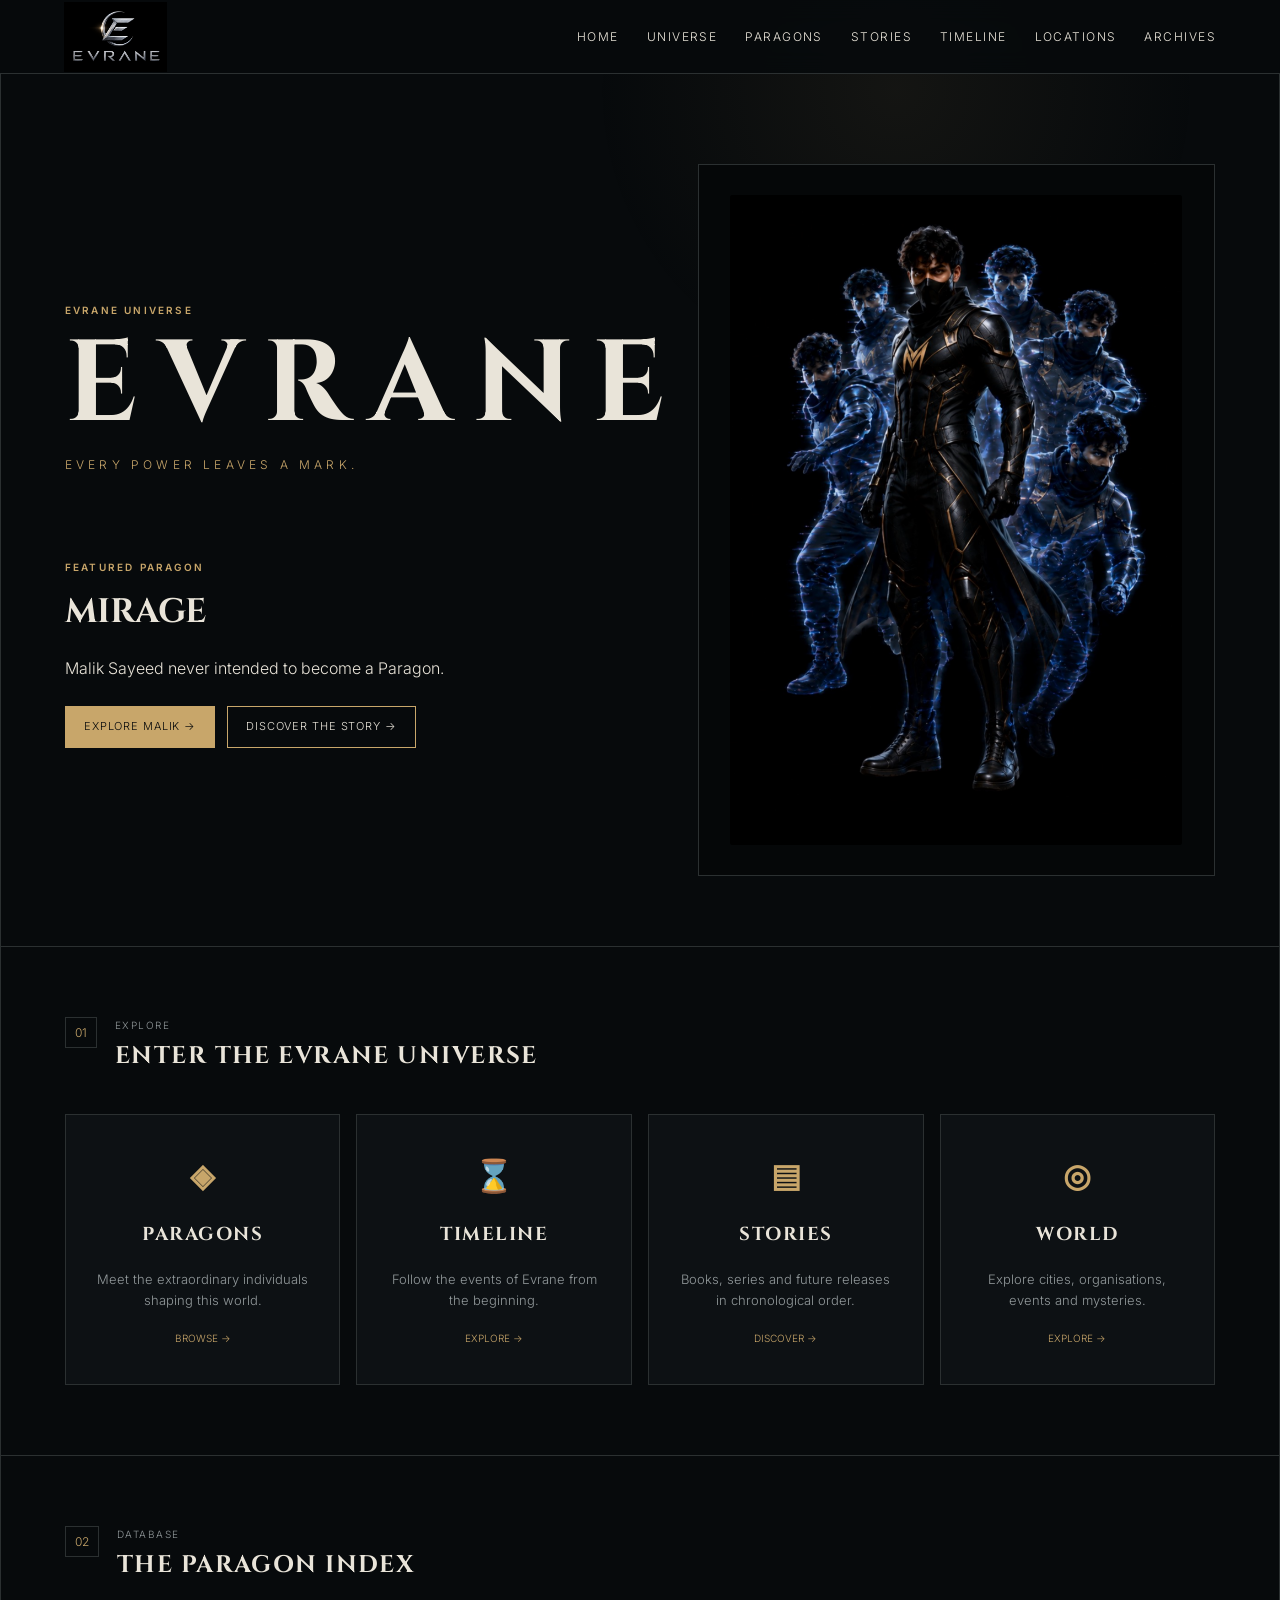
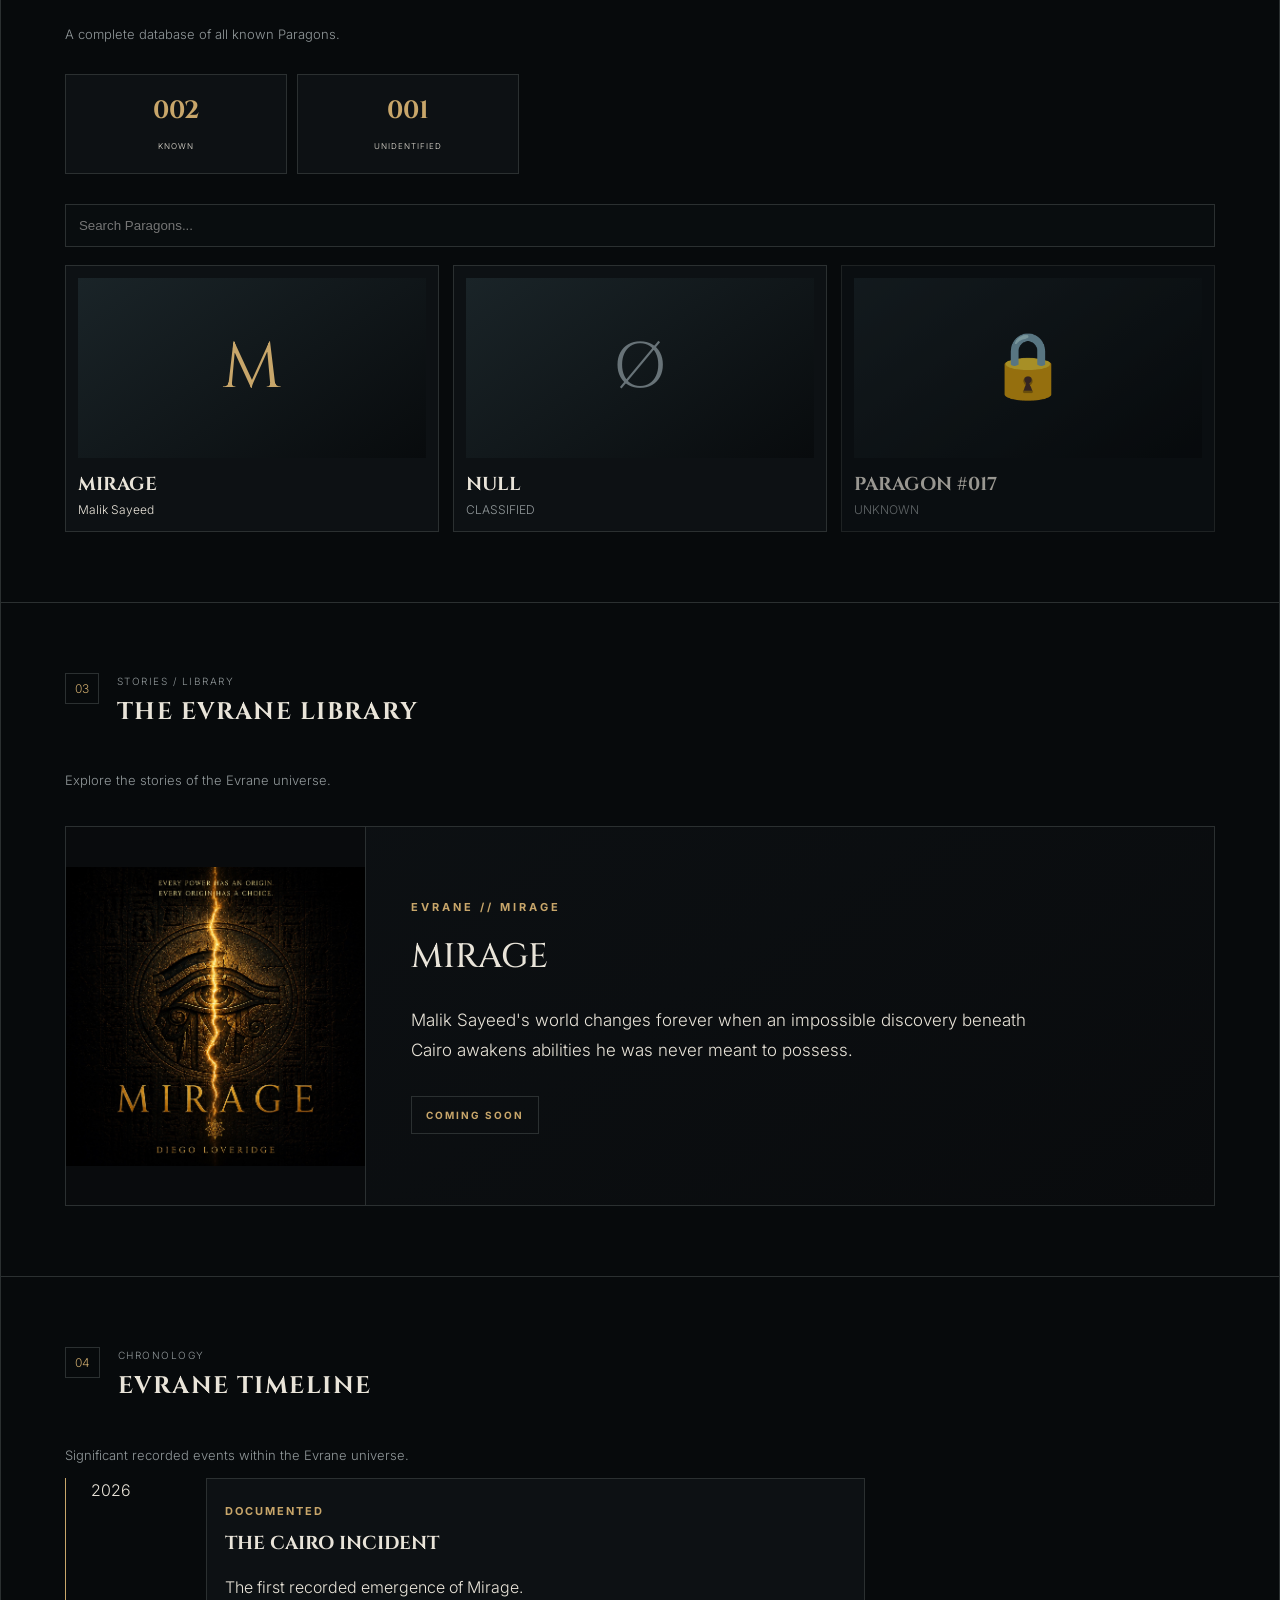
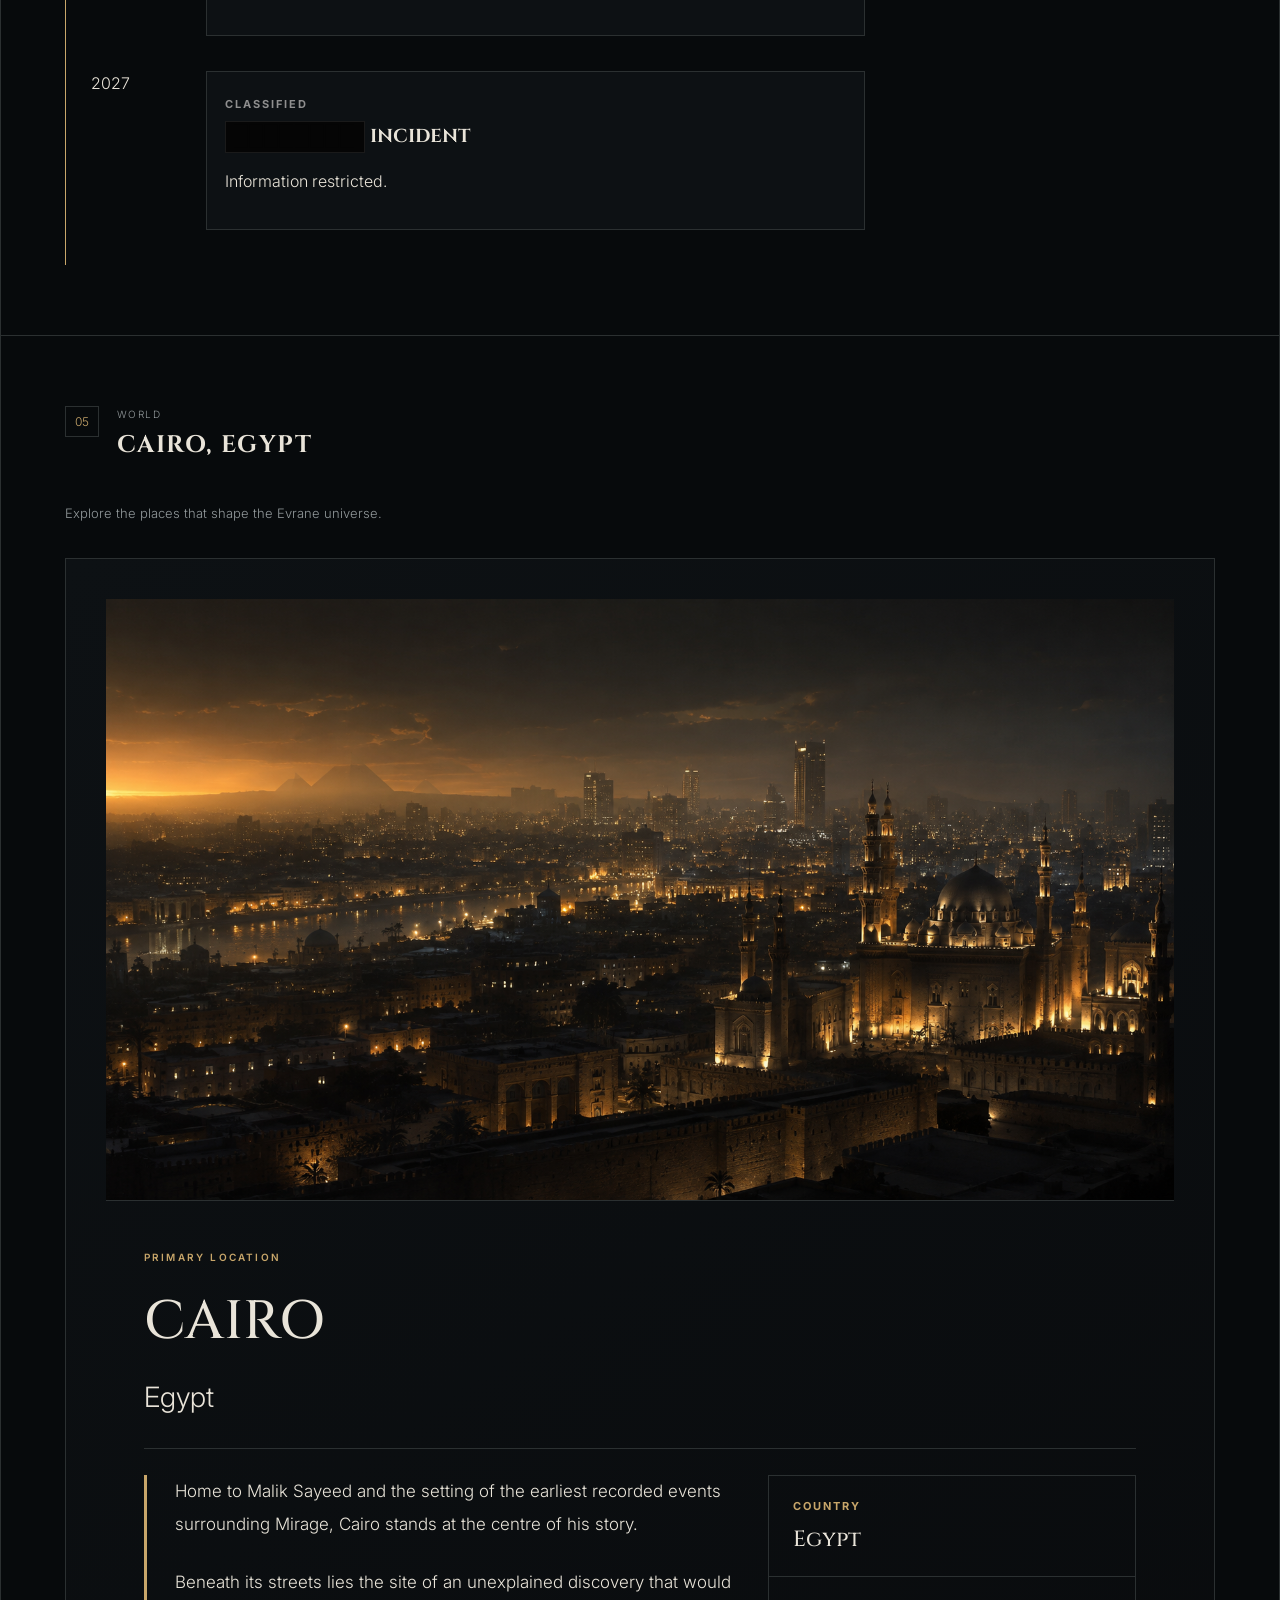
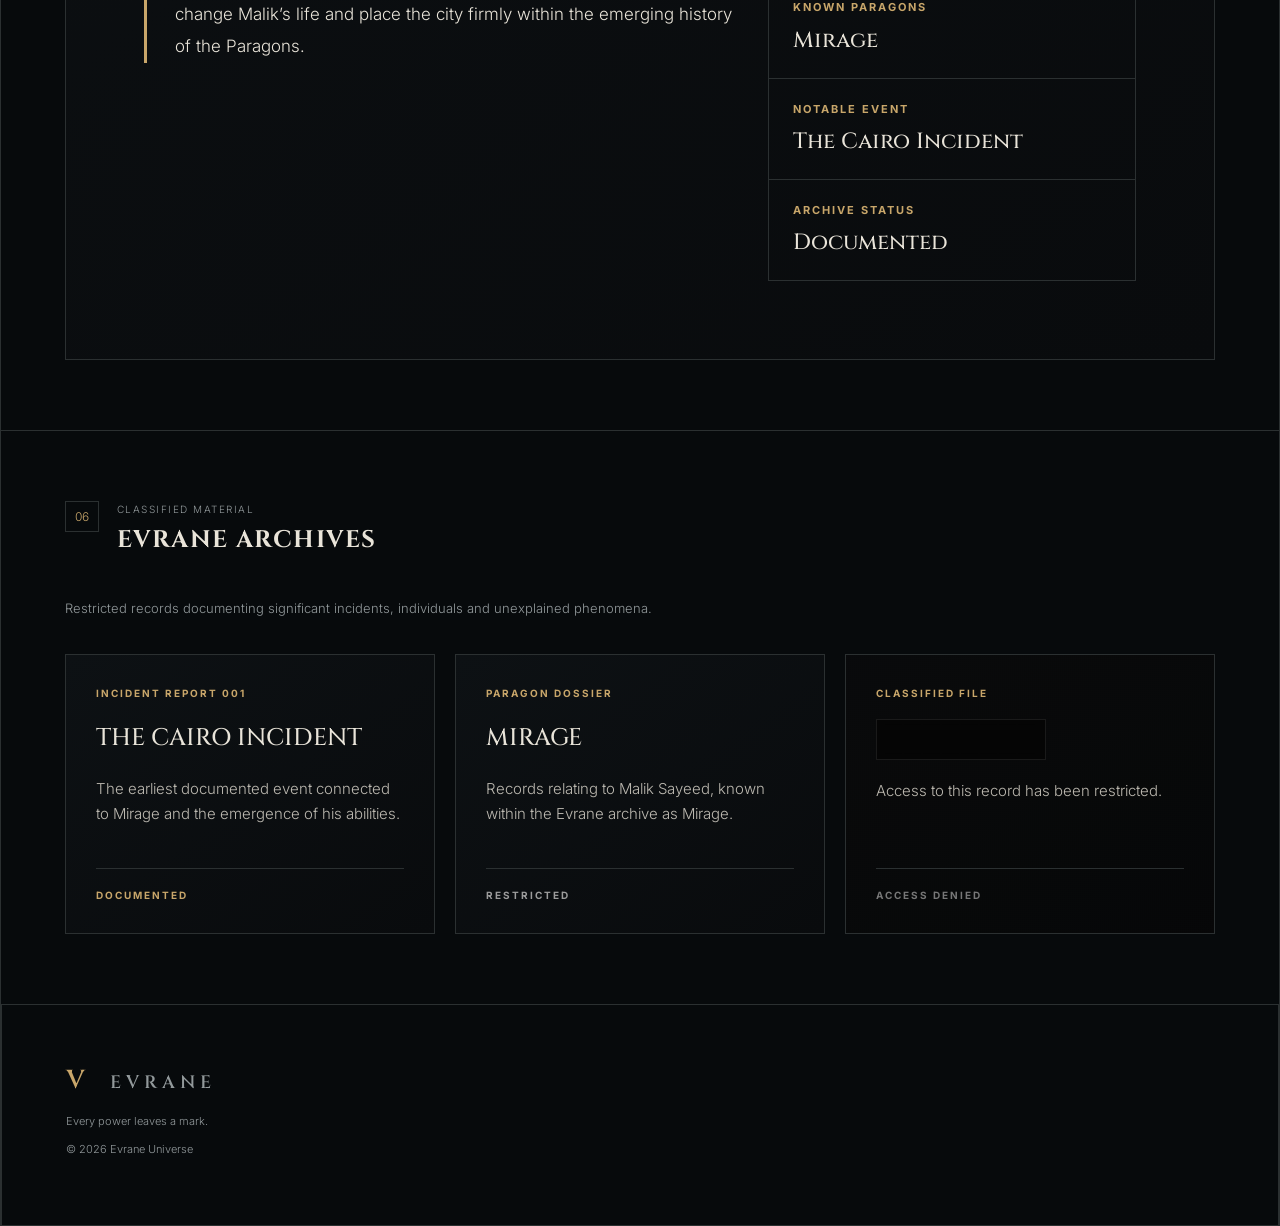
<file: index.html>
<!doctype html>
<html lang="en">
<head>
<meta charset="utf-8">
<meta name="viewport" content="width=device-width,initial-scale=1">
<title>Evrane — Universe Archive</title>
<link rel="stylesheet" href="style.css">
</head>
<body>
<header>
  <a class="brand" href="#home"><img src="Evrane-logo.png.png" alt="Evrane"></a>
  <button id="menuBtn" aria-label="Open menu">☰</button>
  <nav id="nav">
    <a href="#home">Home</a><a href="#universe">Universe</a><a href="#paragons">Paragons</a>
    <a href="#stories">Stories</a><a href="#timeline">Timeline</a><a href="#locations">Locations</a><a href="#archives">Archives</a>
  </nav>
</header>

<main>
<section id="home" class="hero">
  <div class="hero-copy">
    <p class="eyebrow">EVRANE UNIVERSE</p>
    <h1>EVRANE</h1>
    <p class="tagline">EVERY POWER LEAVES A MARK.</p>
    <div class="feature">
      <p class="eyebrow">FEATURED PARAGON</p>
      <h2>MIRAGE</h2>
      <p>Malik Sayeed never intended to become a Paragon.</p>
      <div class="buttons"><a class="btn gold" href="mirage.html">Explore Malik →</a><a class="btn" href="#stories">Discover the Story →</a></div>
    </div>
  </div>
  <div class="hero-art">
  <img src="Mirage.png" alt="Mirage" class="mirage-hero">
</div>
</section>

<section id="universe">
  <div class="section-title"><span>01</span><div><p>EXPLORE</p><h2>ENTER THE EVRANE UNIVERSE</h2></div></div>
  <div class="portal-grid">
    <a href="#paragons" class="portal"><b>◈</b><h3>PARAGONS</h3><p>Meet the extraordinary individuals shaping this world.</p><em>Browse →</em></a>
    <a href="#timeline" class="portal"><b>⌛</b><h3>TIMELINE</h3><p>Follow the events of Evrane from the beginning.</p><em>Explore →</em></a>
    <a href="#stories" class="portal"><b>▤</b><h3>STORIES</h3><p>Books, series and future releases in chronological order.</p><em>Discover →</em></a>
    <a href="#locations" class="portal"><b>◎</b><h3>WORLD</h3><p>Explore cities, organisations, events and mysteries.</p><em>Explore →</em></a>
  </div>
</section>

<section id="paragons">
  <div class="section-title"><span>02</span><div><p>DATABASE</p><h2>THE PARAGON INDEX</h2></div></div>
  <p class="intro">A complete database of all known Paragons.</p>
  <div class="stats">
  <div><strong>002</strong><small>KNOWN</small></div>
  <div><strong>001</strong><small>UNIDENTIFIED</small></div>
</div>
  <input id="search" placeholder="Search Paragons..." aria-label="Search Paragons">
  <div class="cards" id="paragonCards">
    <a href="mirage.html" class="character" data-name="mirage malik sayeed" id="mirage"><div class="portrait">M</div><h3>MIRAGE</h3><p>Malik Sayeed</p></a>
    <article class="character" data-name="null classified"><div class="portrait dark">Ø</div><h3>NULL</h3><p>CLASSIFIED</p></article>
    <article class="character locked" data-name="paragon 017 unknown"><div class="portrait">🔒</div><h3>PARAGON #017</h3><p>UNKNOWN</p></article>
  </div>
</section>
  
 <section id="stories">

  <div class="section-title">
    <span>03</span>
    <div>
      <p>STORIES / LIBRARY</p>
      <h2>THE EVRANE LIBRARY</h2>
    </div>
  </div>

  <p class="intro">
    Explore the stories of the Evrane universe.
  </p>

  <div class="library-grid">

    <article class="book-card">

      <div class="book-cover">
  <img src="Mirage-Cover.JPEG" alt="Mirage by Diego Loveridge">
</div>

      <div class="book-info">
        <span class="book-series">EVRANE // MIRAGE</span>
        <h3>MIRAGE</h3>
        <p>
          Malik Sayeed's world changes forever when an impossible discovery
          beneath Cairo awakens abilities he was never meant to possess.
        </p>

        <div class="book-meta">
          <span>COMING SOON</span>
        </div>
      </div>

    </article>

  </div>

</section>

 <section id="timeline">

  <div class="section-title">
    <span>04</span>
    <div>
      <p>CHRONOLOGY</p>
      <h2>EVRANE TIMELINE</h2>
    </div>
  </div>

  <p class="intro">
    Significant recorded events within the Evrane universe.
  </p>

  <div class="timeline">

    <div class="timeline-entry">
      <div class="timeline-year">2026</div>

      <article class="timeline-card">
        <span class="timeline-status documented">DOCUMENTED</span>
        <h3>THE CAIRO INCIDENT</h3>
        <p>
          The first recorded emergence of Mirage.
        </p>
      </article>
    </div>

    <div class="timeline-entry classified-entry">
      <div class="timeline-year">2027</div>

      <article class="timeline-card">
        <span class="timeline-status classified">CLASSIFIED</span>

        <h3>
          <span class="redacted">████████</span> INCIDENT
        </h3>

        <p>
          Information restricted.
        </p>
      </article>
    </div>

  </div>

</section>

<section id="locations">
  <div class="section-title">
    <span>05</span>
    <div>
      <p>WORLD</p>
      <h2>CAIRO, EGYPT</h2>
    </div>
  </div>

  <p class="intro">Explore the places that shape the Evrane universe.</p>

  <div class="location-card">
    <div class="location-image">
      <img src="Cairo-location.PNG" alt="A golden view of Cairo with a mosque overlooking the city">
    </div>

    <div class="location-body">
      <div class="location-header">
        <p class="eyebrow">PRIMARY LOCATION</p>
        <h3>CAIRO</h3>
        <p class="location-subtitle">Egypt</p>
      </div>

      <div class="location-layout">
        <div class="location-text">
          <p>
            Home to Malik Sayeed and the setting of the earliest recorded events
            surrounding Mirage, Cairo stands at the centre of his story.
          </p>

          <p>
            Beneath its streets lies the site of an unexplained discovery that would
            change Malik’s life and place the city firmly within the emerging history
            of the Paragons.
          </p>
        </div>

        <div class="location-facts">
          <div class="fact-box">
            <span>COUNTRY</span>
            <strong>Egypt</strong>
          </div>

          <div class="fact-box">
            <span>KNOWN PARAGONS</span>
            <strong>Mirage</strong>
          </div>

          <div class="fact-box">
            <span>NOTABLE EVENT</span>
            <strong>The Cairo Incident</strong>
          </div>

          <div class="fact-box">
            <span>ARCHIVE STATUS</span>
            <strong>Documented</strong>
          </div>
        </div>
      </div>
    </div>
  </div>
</section>

 <section id="archives">

  <div class="section-title">
    <span>06</span>
    <div>
      <p>CLASSIFIED MATERIAL</p>
      <h2>EVRANE ARCHIVES</h2>
    </div>
  </div>

  <p class="intro">
    Restricted records documenting significant incidents, individuals and unexplained phenomena.
  </p>

  <div class="archive-grid">

      <a href="cairo-incident.html" class="archive-file archive-link">
      <span class="archive-type">INCIDENT REPORT 001</span>
      <h3>THE CAIRO INCIDENT</h3>
      <p>
        The earliest documented event connected to Mirage and the emergence of his abilities.
      </p>
      <div class="archive-status documented">DOCUMENTED</div>
    </a>

    <a href="mirage-dossier.html" class="archive-file archive-link">
      <span class="archive-type">PARAGON DOSSIER</span>
      <h3>MIRAGE</h3>
      <p>
        Records relating to Malik Sayeed, known within the Evrane archive as Mirage.
      </p>
      <div class="archive-status restricted">RESTRICTED</div>
    </a>

    <article class="archive-file classified-file">
      <span class="archive-type">CLASSIFIED FILE</span>
      <h3><span class="redacted">████████</span></h3>
      <p>
        Access to this record has been restricted.
      </p>
      <div class="archive-status classified">ACCESS DENIED</div>
    </article>

  </div>

</section>

<footer><div class="brand"><span class="mark">V</span> EVRANE</div><p>Every power leaves a mark.</p><p>© 2026 Evrane Universe</p></footer>
<script src="script.js"></script>
</body></html>
</file>
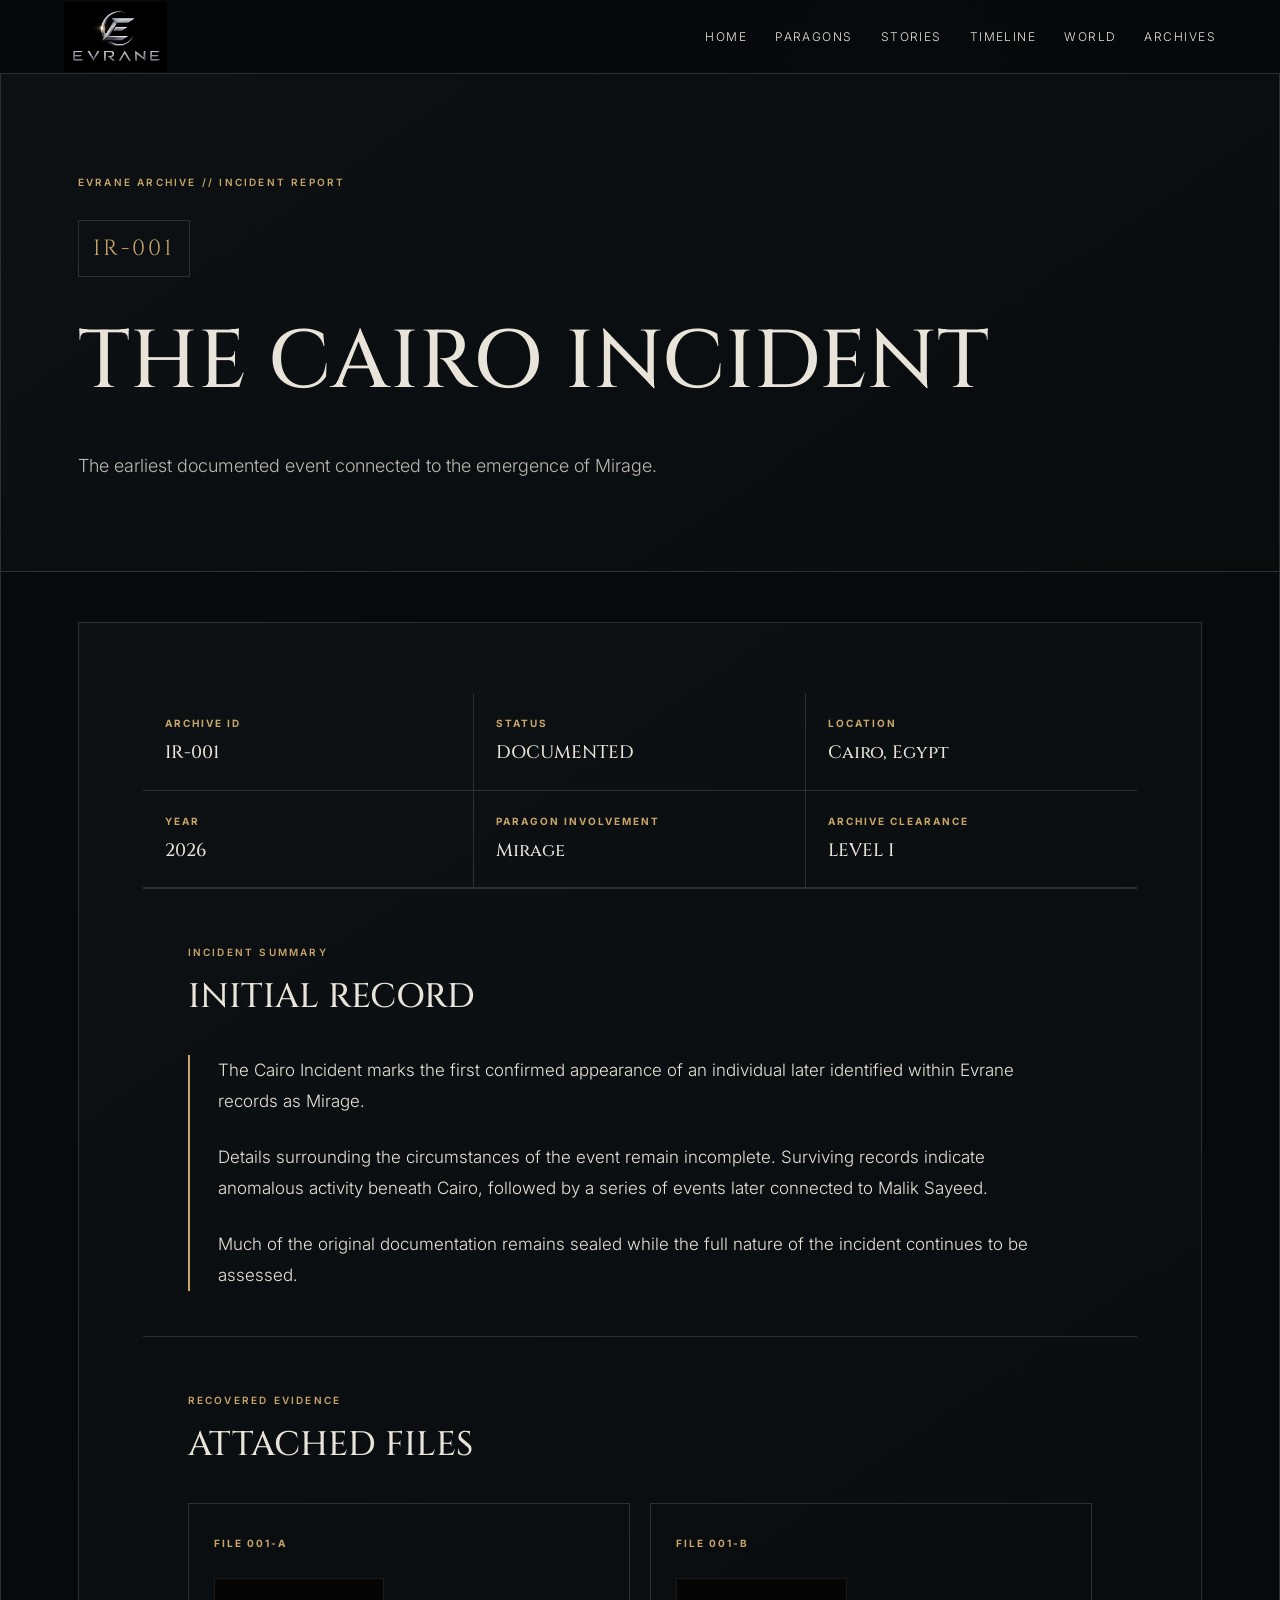
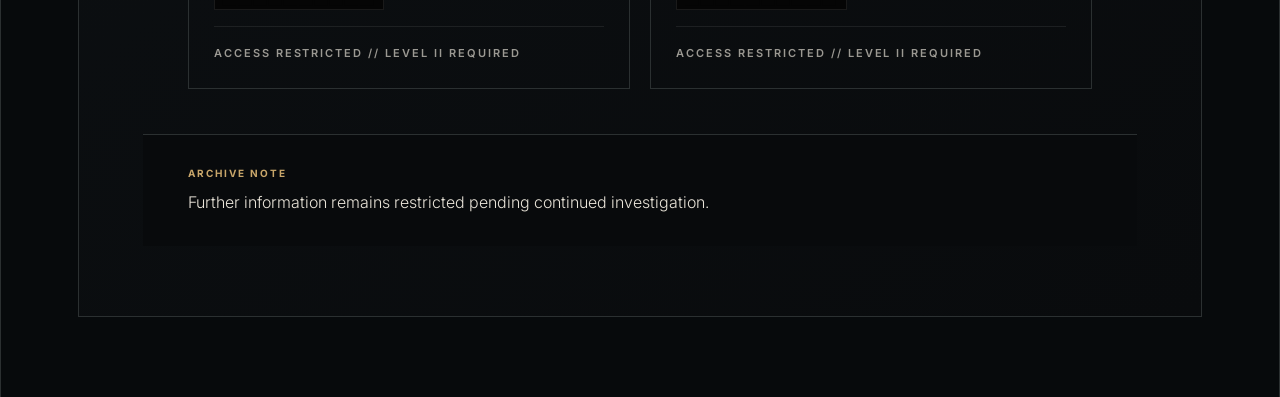
<file: cairo-incident.html>
<!doctype html>
<html lang="en">
<head>
  <meta charset="utf-8">
  <meta name="viewport" content="width=device-width, initial-scale=1">
  <title>The Cairo Incident | Evrane Archive</title>
  <link rel="stylesheet" href="style.css">
</head>

<body>

<header>
  <a class="brand" href="index.html">
    <img src="Evrane-logo.png.png" alt="Evrane">
  </a>

  <button id="menuBtn" aria-label="Open menu">≡</button>

  <nav id="nav">
    <a href="index.html#home">Home</a>
    <a href="index.html#paragons">Paragons</a>
    <a href="index.html#stories">Stories</a>
    <a href="index.html#timeline">Timeline</a>
    <a href="index.html#locations">World</a>
    <a href="index.html#archives">Archives</a>
  </nav>
</header>

<main class="incident-page">

  <section class="incident-hero">

    <p class="eyebrow">EVRANE ARCHIVE // INCIDENT REPORT</p>

    <div class="incident-code">IR-001</div>

    <h1>THE CAIRO INCIDENT</h1>

    <p class="incident-intro">
      The earliest documented event connected to the emergence of Mirage.
    </p>

  </section>

  <section class="incident-record">

    <div class="incident-meta">

      <div>
        <span>ARCHIVE ID</span>
        <strong>IR-001</strong>
      </div>

      <div>
        <span>STATUS</span>
        <strong class="goldtext">DOCUMENTED</strong>
      </div>

      <div>
        <span>LOCATION</span>
        <strong>Cairo, Egypt</strong>
      </div>

      <div>
        <span>YEAR</span>
        <strong>2026</strong>
      </div>

      <div>
        <span>PARAGON INVOLVEMENT</span>
        <strong>Mirage</strong>
      </div>

      <div>
        <span>ARCHIVE CLEARANCE</span>
        <strong>LEVEL I</strong>
      </div>

    </div>

    <div class="incident-section">
      <p class="eyebrow">INCIDENT SUMMARY</p>
      <h2>INITIAL RECORD</h2>

      <div class="incident-copy">
        <p>
          The Cairo Incident marks the first confirmed appearance of an individual
          later identified within Evrane records as Mirage.
        </p>

        <p>
          Details surrounding the circumstances of the event remain incomplete.
          Surviving records indicate anomalous activity beneath Cairo, followed by a series of events later connected to Malik Sayeed.
        </p>

        <p>
          Much of the original documentation remains sealed while the full nature
          of the incident continues to be assessed.
        </p>
      </div>
    </div>

    <div class="incident-section">
      <p class="eyebrow">RECOVERED EVIDENCE</p>
      <h2>ATTACHED FILES</h2>

      <div class="evidence-grid">

        <div class="evidence-file">
          <span>FILE 001-A</span>
          <h3><span class="redacted">██████████</span></h3>
     <p class="file-access">ACCESS RESTRICTED // LEVEL II REQUIRED</p>
        </div>

        <div class="evidence-file">
          <span>FILE 001-B</span>
          <h3><span class="redacted">██████████</span></h3>
          <p class="file-access">ACCESS RESTRICTED // LEVEL II REQUIRED</p>
        </div>

      </div>
    </div>

    <div class="incident-note">
      <span>ARCHIVE NOTE</span>
      <p>
        Further information remains restricted pending continued investigation.
      </p>
    </div>

  </section>

</main>

<script src="script.js"></script>

</body>
</html>
</file>
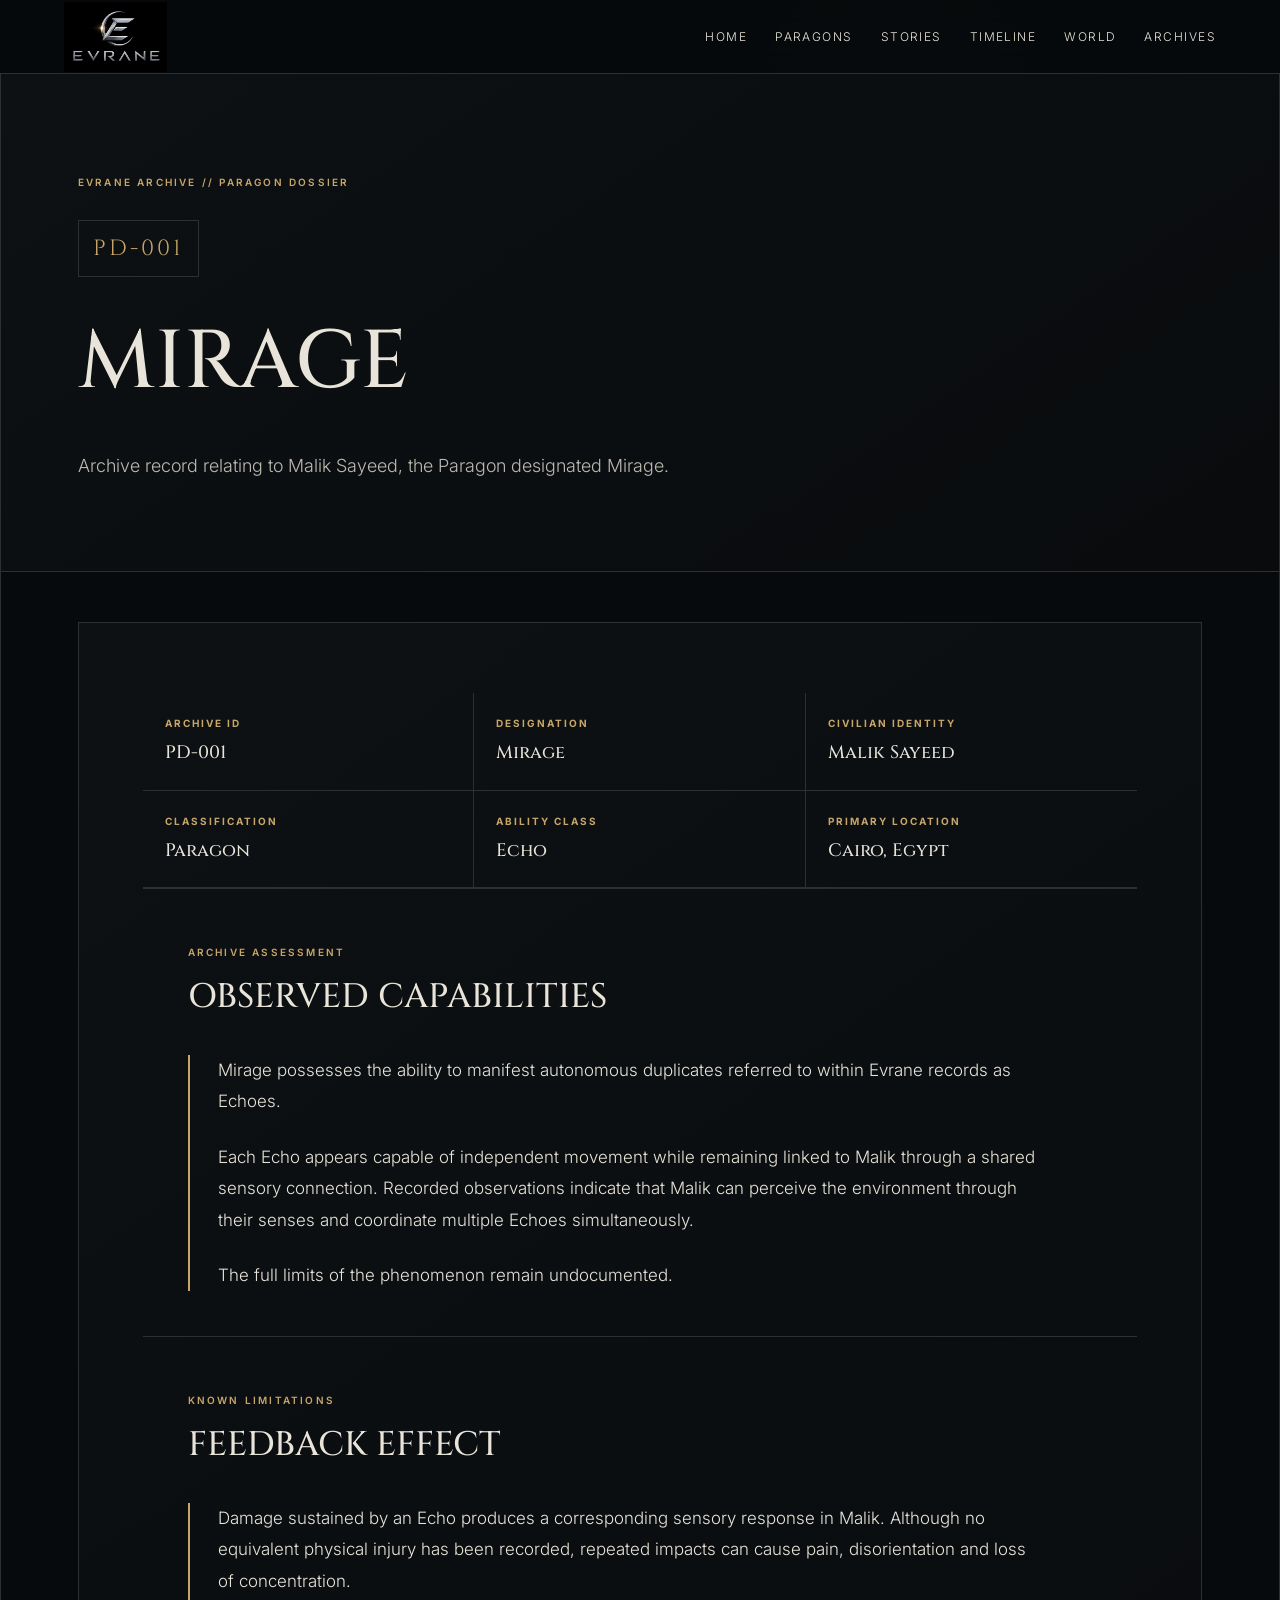
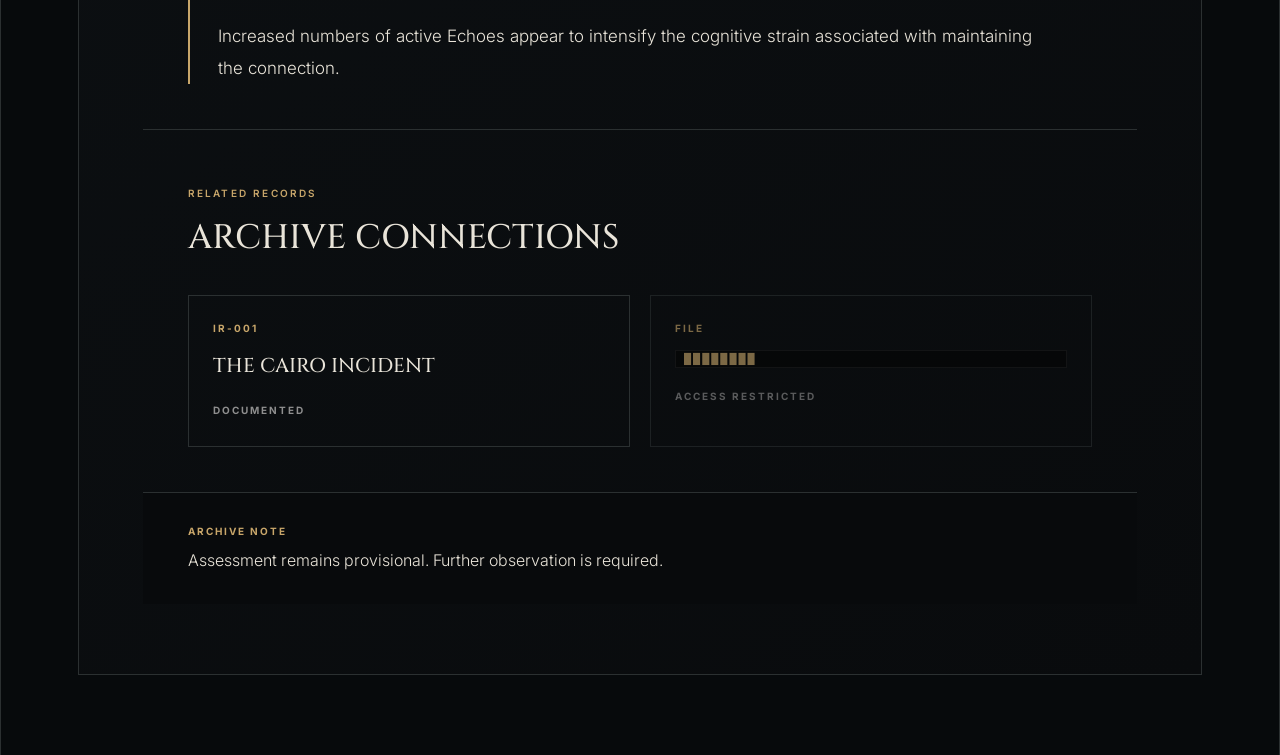
<file: mirage-dossier.html>
<!doctype html>
<html lang="en">
<head>
  <meta charset="utf-8">
  <meta name="viewport" content="width=device-width, initial-scale=1">
  <title>Mirage | Evrane Archive</title>
  <link rel="stylesheet" href="style.css">
</head>

<body>

<header>
  <a class="brand" href="index.html">
    <img src="Evrane-logo.png.png" alt="Evrane">
  </a>

  <button id="menuBtn" aria-label="Open menu">≡</button>

  <nav id="nav">
    <a href="index.html#home">Home</a>
    <a href="index.html#paragons">Paragons</a>
    <a href="index.html#stories">Stories</a>
    <a href="index.html#timeline">Timeline</a>
    <a href="index.html#locations">World</a>
    <a href="index.html#archives">Archives</a>
  </nav>
</header>

<main class="dossier-page">

  <section class="dossier-hero">
    <p class="eyebrow">EVRANE ARCHIVE // PARAGON DOSSIER</p>
    <div class="dossier-code">PD-001</div>

    <h1>MIRAGE</h1>

    <p class="dossier-intro">
      Archive record relating to Malik Sayeed, the Paragon designated Mirage.
    </p>
  </section>

  <section class="dossier-record">

    <div class="dossier-meta">

      <div>
        <span>ARCHIVE ID</span>
        <strong>PD-001</strong>
      </div>

      <div>
        <span>DESIGNATION</span>
        <strong>Mirage</strong>
      </div>

      <div>
        <span>CIVILIAN IDENTITY</span>
        <strong>Malik Sayeed</strong>
      </div>

      <div>
        <span>CLASSIFICATION</span>
        <strong>Paragon</strong>
      </div>

      <div>
        <span>ABILITY CLASS</span>
        <strong>Echo</strong>
      </div>

      <div>
        <span>PRIMARY LOCATION</span>
        <strong>Cairo, Egypt</strong>
      </div>

    </div>

    <div class="dossier-section">
      <p class="eyebrow">ARCHIVE ASSESSMENT</p>
      <h2>OBSERVED CAPABILITIES</h2>

      <div class="dossier-copy">
        <p>
          Mirage possesses the ability to manifest autonomous duplicates referred
          to within Evrane records as Echoes.
        </p>

        <p>
          Each Echo appears capable of independent movement while remaining linked
          to Malik through a shared sensory connection. Recorded observations indicate
          that Malik can perceive the environment through their senses and coordinate
          multiple Echoes simultaneously.
        </p>

        <p>
          The full limits of the phenomenon remain undocumented.
        </p>
      </div>
    </div>

    <div class="dossier-section">
      <p class="eyebrow">KNOWN LIMITATIONS</p>
      <h2>FEEDBACK EFFECT</h2>

      <div class="dossier-copy">
        <p>
          Damage sustained by an Echo produces a corresponding sensory response in Malik.
          Although no equivalent physical injury has been recorded, repeated impacts can
          cause pain, disorientation and loss of concentration.
        </p>

        <p>
          Increased numbers of active Echoes appear to intensify the cognitive strain
          associated with maintaining the connection.
        </p>
      </div>
    </div>

    <div class="dossier-section">
      <p class="eyebrow">RELATED RECORDS</p>
      <h2>ARCHIVE CONNECTIONS</h2>

      <div class="dossier-links">

        <a href="cairo-incident.html" class="dossier-link">
          <span>IR-001</span>
          <strong>THE CAIRO INCIDENT</strong>
          <small>DOCUMENTED</small>
        </a>

        <div class="dossier-link locked-record">
          <span>FILE</span>
          <strong><span class="redacted">████████</span></strong>
          <small>ACCESS RESTRICTED</small>
        </div>

      </div>
    </div>

    <div class="dossier-note">
      <span>ARCHIVE NOTE</span>
      <p>
        Assessment remains provisional. Further observation is required.
      </p>
    </div>

  </section>

</main>

<script src="script.js"></script>

</body>
</html>
</file>
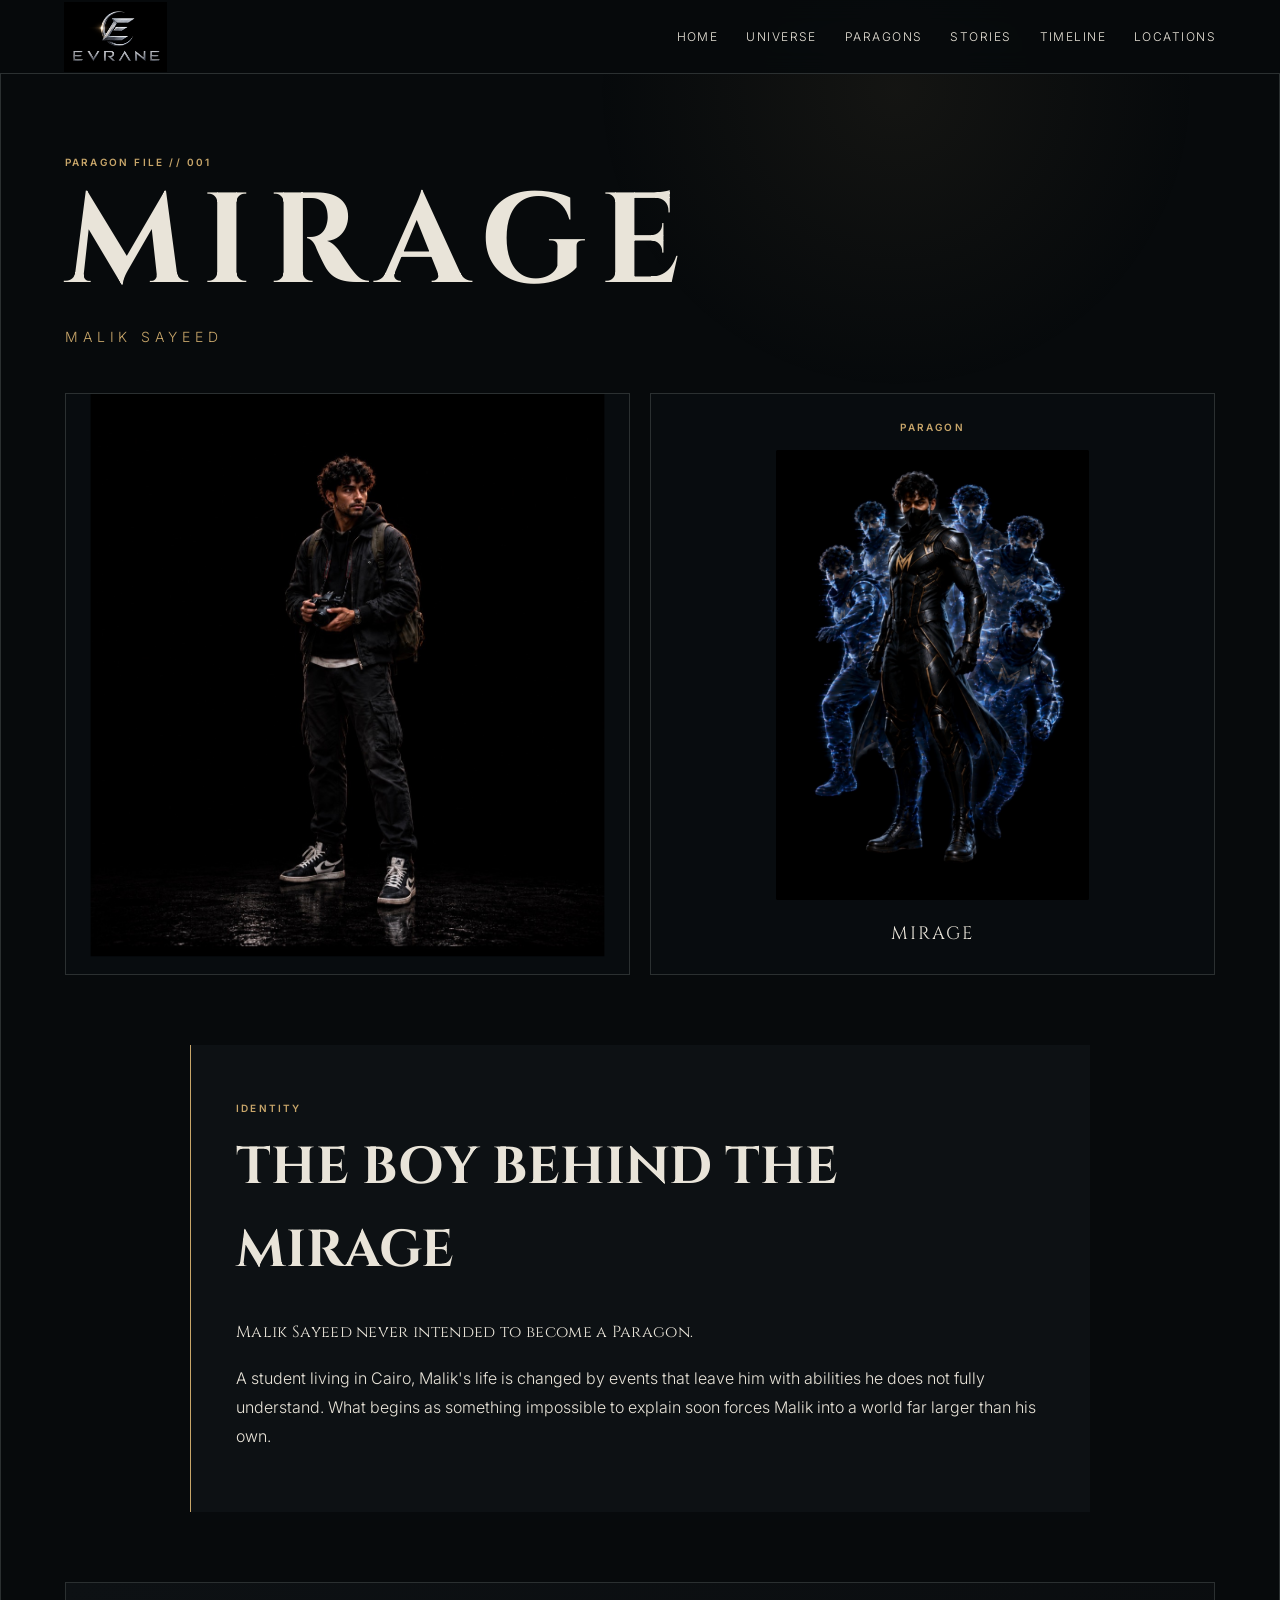
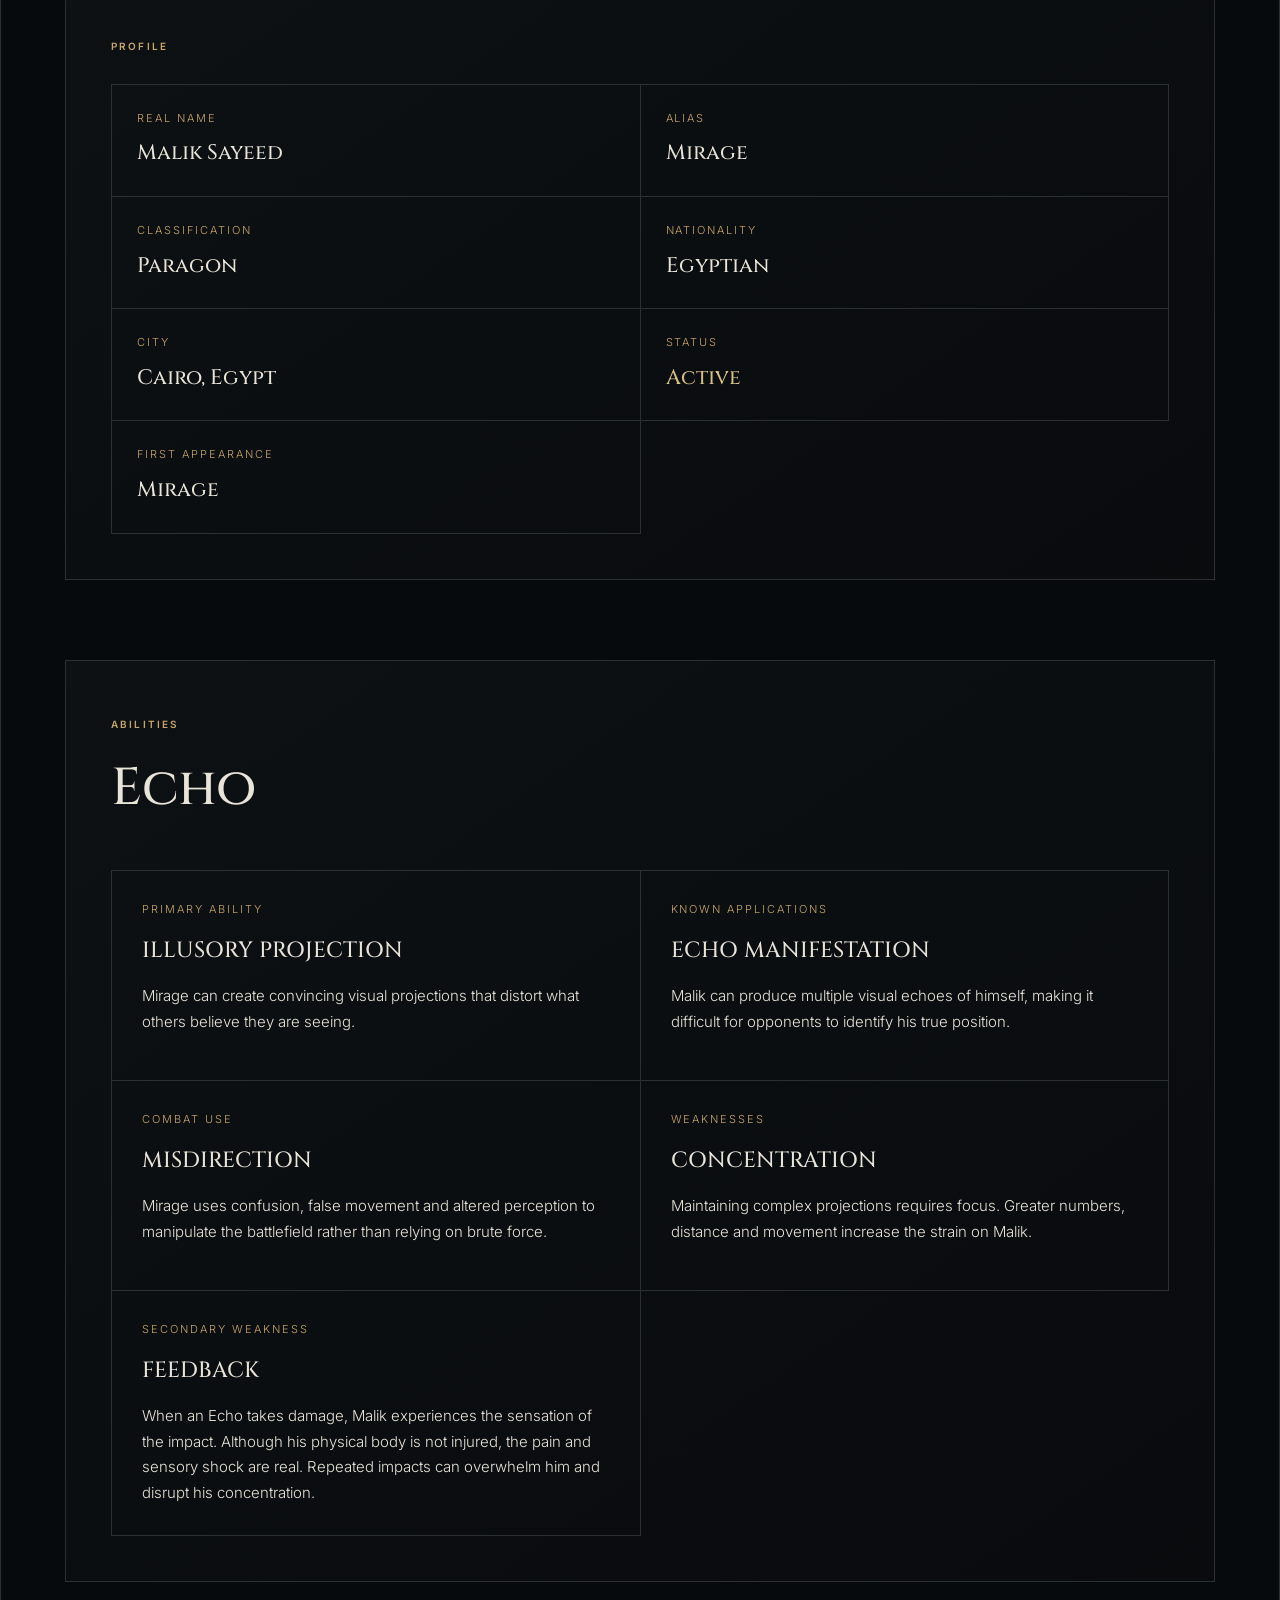
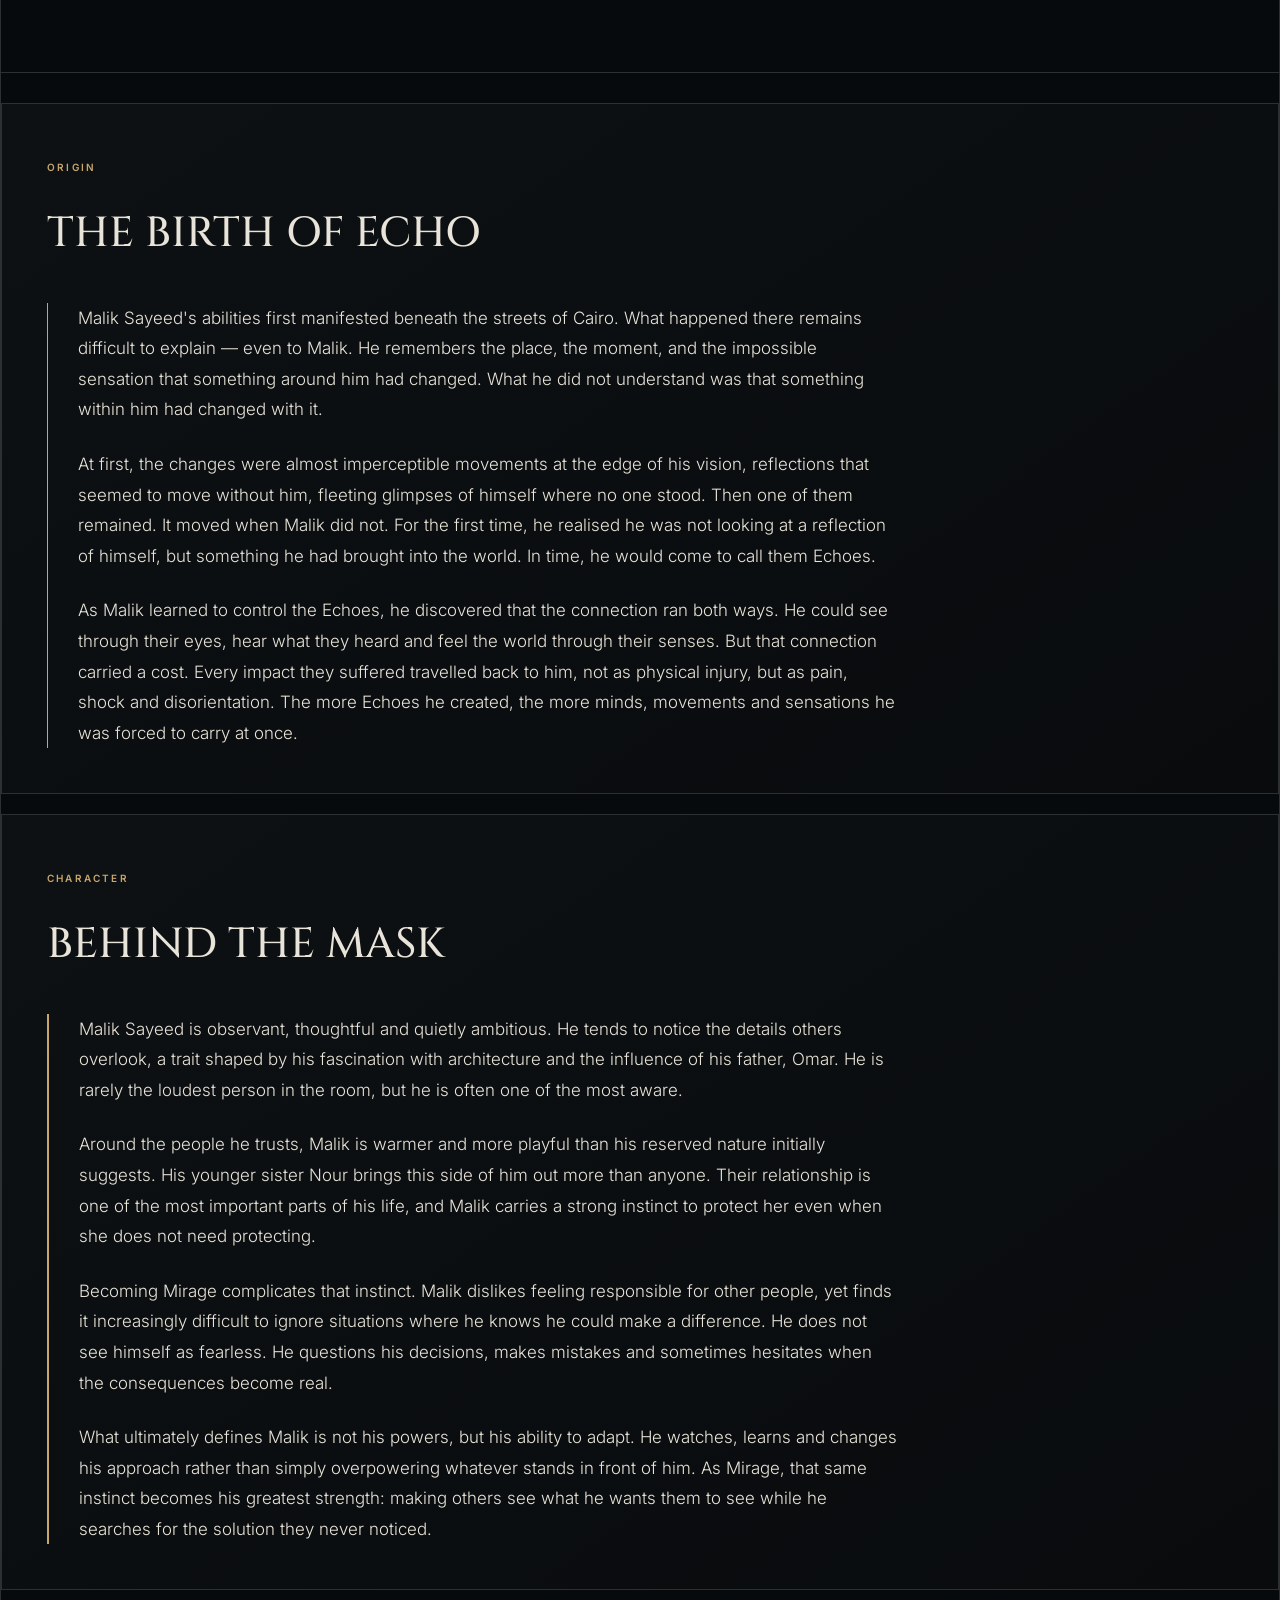
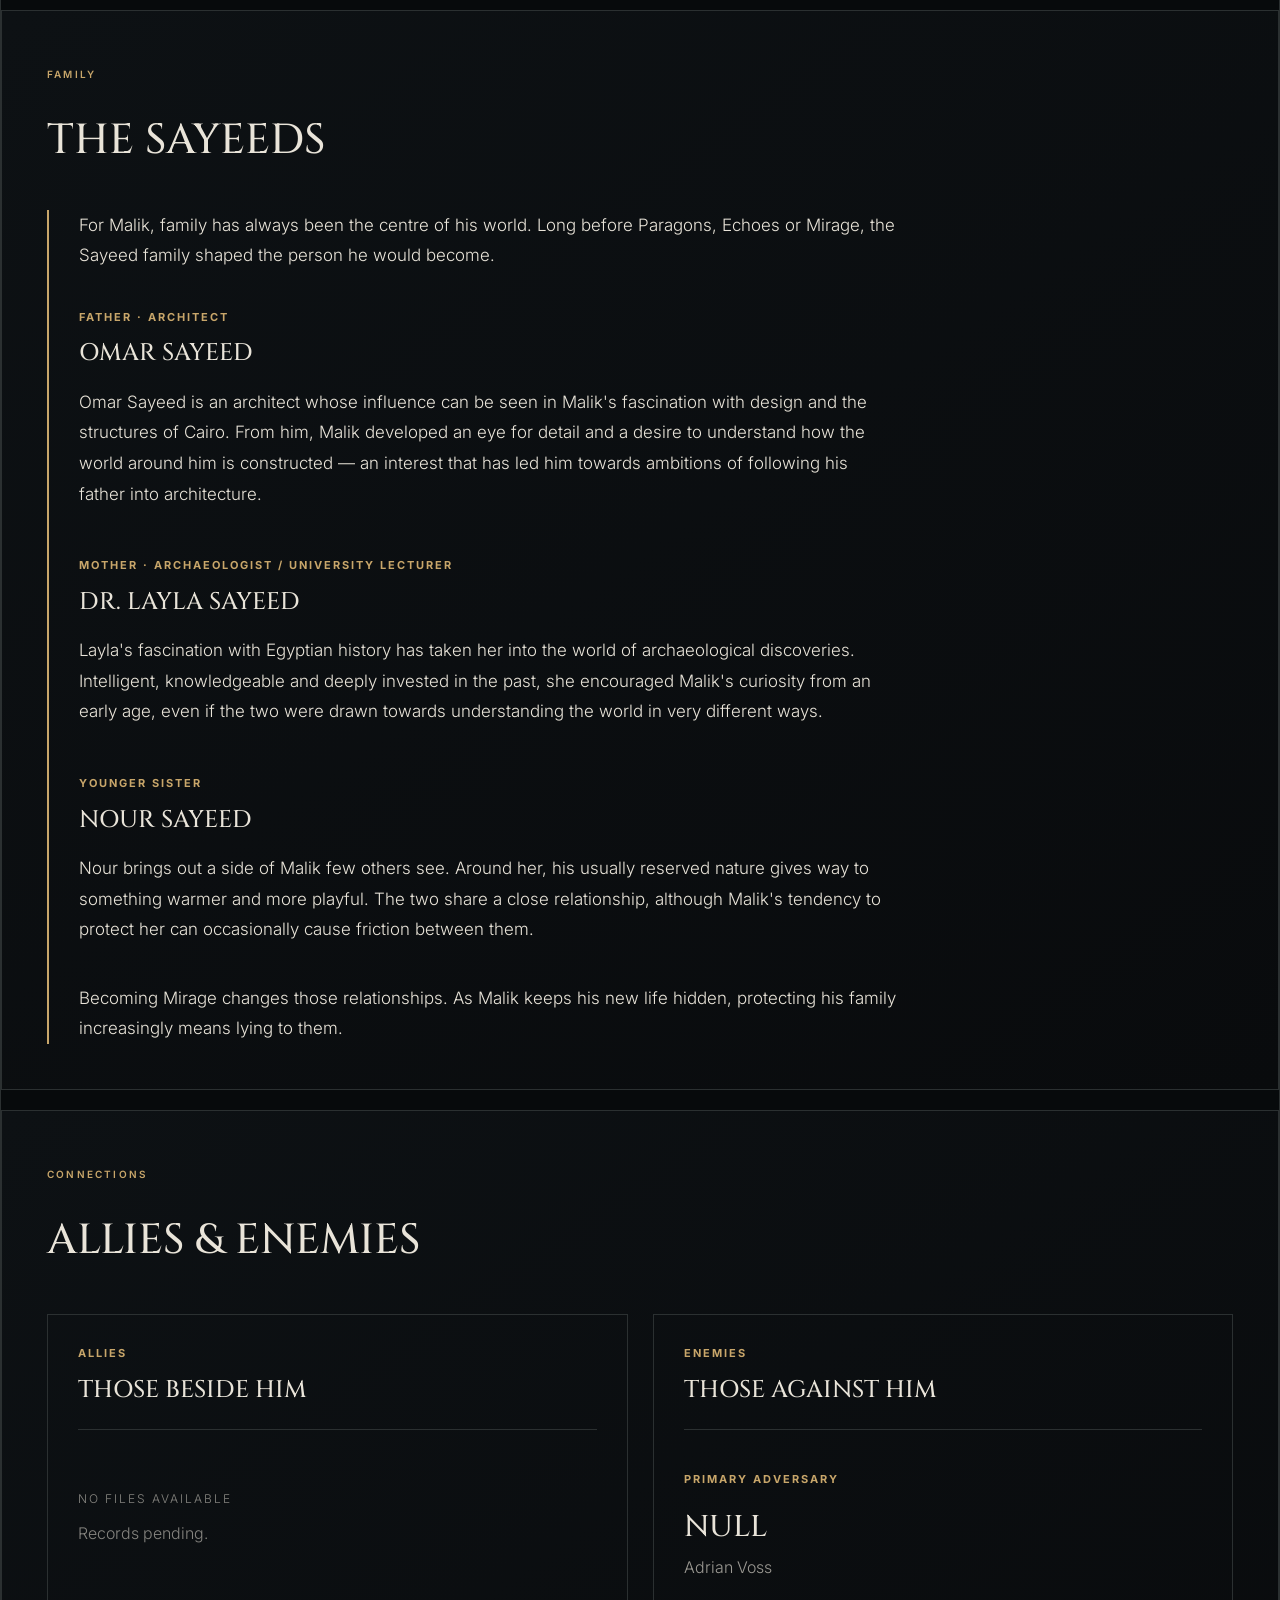
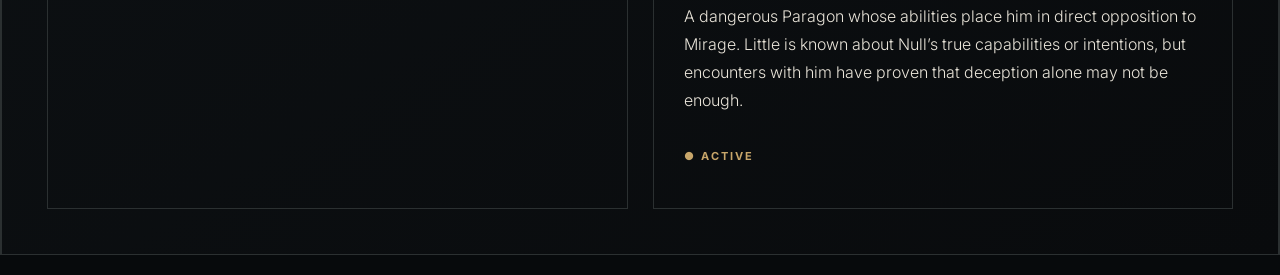
<file: mirage.html>
<!DOCTYPE html>
<html lang="en">

<head>
  <meta charset="utf-8">
  <meta name="viewport" content="width=device-width, initial-scale=1">
  <title>Mirage | Evrane</title>
  <link rel="stylesheet" href="style.css">
</head>

<body>

<header>
  <a class="brand" href="index.html">
    <img src="Evrane-logo.png.png" alt="Evrane">
  </a>

  <button id="menuBtn" aria-label="Open menu">☰</button>

  <nav id="nav">
    <a href="index.html">Home</a>
    <a href="index.html#universe">Universe</a>
    <a href="index.html#paragons">Paragons</a>
    <a href="index.html#stories">Stories</a>
    <a href="index.html#timeline">Timeline</a>
    <a href="index.html#locations">Locations</a>
  </nav>
</header>

<main>

  <section class="mirage-page">

    <p class="eyebrow">PARAGON FILE // 001</p>

    <h1>MIRAGE</h1>

    <p class="tagline">MALIK SAYEED</p>

 <div class="character-duo">

  <div class="character-side">
    <p class="eyebrow">IDENTITY</p>
    <img class="malik-image" src="Malik.JPG" alt="Malik Sayeed">
    <p class="character-label">MALIK SAYEED</p>
  </div>

  <div class="character-side">
    <p class="eyebrow">PARAGON</p>
    <img class="mirage-image" src="Mirage.png" alt="Mirage">
    <p class="character-label">MIRAGE</p>
  </div>

</div>

</div>

    <div class="mirage-intro">

      <p class="eyebrow">IDENTITY</p>

      <h2>THE BOY BEHIND THE MIRAGE</h2>

      <p class="intro-lead">
  Malik Sayeed never intended to become a Paragon.
</p>

      <p>
        A student living in Cairo, Malik's life is changed by events
        that leave him with abilities he does not fully understand.
        What begins as something impossible to explain soon forces
        Malik into a world far larger than his own.
      </p>

    </div>
<div class="mirage-profile-card">

  <p class="eyebrow">PROFILE</p>

  <div class="profile-list">

    <div>
      <span>REAL NAME</span>
      <strong>Malik Sayeed</strong>
    </div>

    <div>
      <span>ALIAS</span>
      <strong>Mirage</strong>
    </div>

    <div>
      <span>CLASSIFICATION</span>
      <strong>Paragon</strong>
    </div>

    <div>
      <span>NATIONALITY</span>
      <strong>Egyptian</strong>
    </div>

    <div>
      <span>CITY</span>
      <strong>Cairo, Egypt</strong>
    </div>

    <div>
      <span>STATUS</span>
      <strong class="profile-active">Active</strong>
    </div>

    <div>
      <span>FIRST APPEARANCE</span>
      <strong>Mirage</strong>
    </div>

  </div>

</div>
<div class="mirage-abilities">

  <p class="eyebrow">ABILITIES</p>

  <h2>Echo</h2>

  <div class="ability-grid">

    <div class="ability-card">
      <span>PRIMARY ABILITY</span>
      <h3>ILLUSORY PROJECTION</h3>
      <p>
        Mirage can create convincing visual projections that distort what
        others believe they are seeing.
      </p>
    </div>

    <div class="ability-card">
      <span>KNOWN APPLICATIONS</span>
      <h3>ECHO MANIFESTATION</h3>
      <p>
        Malik can produce multiple visual echoes of himself, making it
        difficult for opponents to identify his true position.
      </p>
    </div>

    <div class="ability-card">
      <span>COMBAT USE</span>
      <h3>MISDIRECTION</h3>
      <p>
        Mirage uses confusion, false movement and altered perception to
        manipulate the battlefield rather than relying on brute force.
      </p>
    </div>

    <div class="ability-card">
      <span>WEAKNESSES</span>
      <h3>CONCENTRATION</h3>
      <p>
        Maintaining complex projections requires focus. Greater numbers,
        distance and movement increase the strain on Malik.
      </p>
    </div>
<div class="ability-card">
    <span>SECONDARY WEAKNESS</span>
    <h3>FEEDBACK</h3>
    <p>
        When an Echo takes damage, Malik experiences the sensation of the
        impact. Although his physical body is not injured, the pain and
        sensory shock are real. Repeated impacts can overwhelm him and
        disrupt his concentration.
    </p>
</div>
  </div>

</div>
    
  </section>
<section class="mirage-origin">

    <p class="eyebrow">ORIGIN</p>

    <h2>THE BIRTH OF ECHO</h2>
<div class="origin-content">

  <p>
  Malik Sayeed's abilities first manifested beneath the streets of Cairo.
  What happened there remains difficult to explain — even to Malik. He
  remembers the place, the moment, and the impossible sensation that
  something around him had changed. What he did not understand was that
  something within him had changed with it.
</p>

  <p>
  At first, the changes were almost imperceptible movements at the edge
  of his vision, reflections that seemed to move without him, fleeting
  glimpses of himself where no one stood. Then one of them remained.
  It moved when Malik did not. For the first time, he realised he was not
  looking at a reflection of himself, but something he had brought into
  the world. In time, he would come to call them Echoes.
</p>

  <p>
  As Malik learned to control the Echoes, he discovered that the connection
  ran both ways. He could see through their eyes, hear what they heard and
  feel the world through their senses. But that connection carried a cost.
  Every impact they suffered travelled back to him, not as physical injury,
  but as pain, shock and disorientation. The more Echoes he created, the more
  minds, movements and sensations he was forced to carry at once.
</p>

</div>
</section>
  <section class="mirage-personality">

  <p class="eyebrow">CHARACTER</p>

  <h2>BEHIND THE MASK</h2>

  <div class="personality-content">

    <p>
      Malik Sayeed is observant, thoughtful and quietly ambitious. He tends to
      notice the details others overlook, a trait shaped by his fascination
      with architecture and the influence of his father, Omar. He is rarely the
      loudest person in the room, but he is often one of the most aware.
    </p>

    <p>
      Around the people he trusts, Malik is warmer and more playful than his
      reserved nature initially suggests. His younger sister Nour brings this
      side of him out more than anyone. Their relationship is one of the most
      important parts of his life, and Malik carries a strong instinct to
      protect her even when she does not need protecting.
    </p>

    <p>
      Becoming Mirage complicates that instinct. Malik dislikes feeling
      responsible for other people, yet finds it increasingly difficult to
      ignore situations where he knows he could make a difference. He does not
      see himself as fearless. He questions his decisions, makes mistakes and
      sometimes hesitates when the consequences become real.
    </p>

    <p>
      What ultimately defines Malik is not his powers, but his ability to
      adapt. He watches, learns and changes his approach rather than simply
      overpowering whatever stands in front of him. As Mirage, that same
      instinct becomes his greatest strength: making others see what he wants
      them to see while he searches for the solution they never noticed.
    </p>

  </div>

</section>
  <section class="mirage-family">

  <p class="eyebrow">FAMILY</p>

  <h2>THE SAYEEDS</h2>

  <div class="family-content">

  <p>
  For Malik, family has always been the centre of his world. Long before
  Paragons, Echoes or Mirage, the Sayeed family shaped the person he would
  become.
</p>

<div class="family-member">

  <span>FATHER · ARCHITECT</span>
  <h3>OMAR SAYEED</h3>

  <p>
    Omar Sayeed is an architect whose influence can be seen in Malik's
    fascination with design and the structures of Cairo. From him, Malik
    developed an eye for detail and a desire to understand how the world
    around him is constructed — an interest that has led him towards ambitions
    of following his father into architecture.
  </p>

</div>

<div class="family-member">

  <span>MOTHER · ARCHAEOLOGIST / UNIVERSITY LECTURER</span>
  <h3>DR. LAYLA SAYEED</h3>

  <p>
    Layla's fascination with Egyptian history has taken her into the world of
    archaeological discoveries. Intelligent, knowledgeable and deeply invested
    in the past, she encouraged Malik's curiosity from an early age, even if
    the two were drawn towards understanding the world in very different ways.
  </p>

</div>

<div class="family-member">

  <span>YOUNGER SISTER</span>
  <h3>NOUR SAYEED</h3>

  <p>
    Nour brings out a side of Malik few others see. Around her, his usually
    reserved nature gives way to something warmer and more playful. The two
    share a close relationship, although Malik's tendency to protect her can
    occasionally cause friction between them.
  </p>

</div>

<p>
  Becoming Mirage changes those relationships. As Malik keeps his new life
  hidden, protecting his family increasingly means lying to them.
</p>

  </div>

</section>

  <!-- Allies & Enemies -->
<section class="mirage-relations">

  <p class="eyebrow">CONNECTIONS</p>
  <h2>ALLIES &amp; ENEMIES</h2>

  <div class="relations-grid">

    <div class="relations-column allies">
      <div class="relations-heading">
        <span>ALLIES</span>
        <h3>THOSE BESIDE HIM</h3>
      </div>

      <div class="relation-empty">
        <span>NO FILES AVAILABLE</span>
        <p>Records pending.</p>
      </div>
    </div>

    <div class="relations-column enemies">
      <div class="relations-heading">
        <span>ENEMIES</span>
        <h3>THOSE AGAINST HIM</h3>
      </div>

      <div class="relation-card">
        <span class="relation-type">PRIMARY ADVERSARY</span>
        <h3>NULL</h3>
        <p class="relation-name">Adrian Voss</p>

        <p>
          A dangerous Paragon whose abilities place him in direct opposition to Mirage. Little is known about Null’s true capabilities or intentions, but encounters with him have proven that deception alone may not be enough.
        </p>

        <span class="relation-status">● ACTIVE</span>
      </div>
    </div>

  </div>

</section>
  
</main>

<script src="script.js"></script>

</body>
</html>
</file>
<file: style.css>
@import url('https://fonts.googleapis.com/css2?family=Cinzel:wght@500;600&family=Inter:wght@300;400;500;600&display=swap');
:root{--bg:#070a0c;--panel:#0d1114;--panel2:#11171a;--line:#2b3031;--gold:#c8a66a;--cream:#e9e4d9;--muted:#92999b;--green:#86b95d}
*{box-sizing:border-box}html{scroll-behavior:smooth}body{margin:0;background:var(--bg);color:var(--cream);font-family:Inter,Arial,sans-serif;font-weight:300;line-height:1.6}
body:before{content:"";position:fixed;inset:0;pointer-events:none;background:radial-gradient(circle at 70% 10%,rgba(200,166,106,.07),transparent 25%);z-index:-1}
header{height:74px;position:sticky;top:0;z-index:10;background:rgba(7,10,12,.94);backdrop-filter:blur(12px);border-bottom:1px solid var(--line);display:flex;align-items:center;padding:0 5%;gap:35px}
.brand{font-family:Cinzel,serif;letter-spacing:.28em;font-size:18px;font-weight:600}.mark{color:var(--gold);font-size:26px;margin-right:10px}
nav{display:flex;gap:28px;margin-left:auto}nav a,.portal{color:var(--cream);text-decoration:none}nav a{font-size:12px;text-transform:uppercase;letter-spacing:.12em}nav a:hover{color:var(--gold)}
#menuBtn{display:none;margin-left:auto;background:none;border:1px solid var(--line);color:var(--cream);padding:8px 11px}
main{max-width:1400px;margin:auto;border-left:1px solid var(--line);border-right:1px solid var(--line)}
section{padding:70px 5%;border-bottom:1px solid var(--line)}.hero{min-height:650px;display:grid;grid-template-columns:1.1fr .9fr;align-items:center;padding-top:90px}
.hero h1{font-family:Cinzel,serif;font-size:clamp(58px,9vw,118px);letter-spacing:.18em;margin:0;line-height:1}.tagline{color:var(--gold);letter-spacing:.35em;font-size:12px}
.feature{margin-top:85px;max-width:500px}.feature h2{font-family:Cinzel;font-size:34px;margin:.1em 0}.eyebrow{font-size:10px;letter-spacing:.22em;color:var(--gold);font-weight:600}
.hero-art{height:520px;border:1px solid var(--line);background:linear-gradient(145deg,#151b1e,#080a0c);display:grid;place-items:center;text-align:center;color:var(--muted);position:relative;overflow:hidden}
.silhouette{position:absolute;width:180px;height:390px;border-radius:45% 45% 20% 20%;background:linear-gradient(#222b2e,#080a0c);filter:drop-shadow(0 0 25px rgba(200,166,106,.12))}
.hero-art p{z-index:1;margin-top:420px;font-size:11px;letter-spacing:.15em}.buttons{display:flex;gap:12px;margin-top:25px;flex-wrap:wrap}.btn{border:1px solid var(--gold);padding:11px 18px;text-decoration:none;color:var(--cream);font-size:11px;text-transform:uppercase;letter-spacing:.08em}.btn.gold{background:var(--gold);color:#090b0c}
.section-title{display:flex;align-items:flex-start;gap:18px;margin-bottom:35px}.section-title>span{border:1px solid var(--line);padding:5px 9px;color:var(--gold);font-size:12px}.section-title p{margin:0;color:var(--muted);font-size:10px;letter-spacing:.15em}.section-title h2{font-family:Cinzel;margin:4px 0;font-size:24px;letter-spacing:.06em}.section-title h2 small{font-family:Inter;color:var(--muted);font-size:14px}
.portal-grid{display:grid;grid-template-columns:repeat(4,1fr);gap:16px}.portal{background:var(--panel);border:1px solid var(--line);padding:35px 25px;text-align:center}.portal:hover{border-color:var(--gold);transform:translateY(-2px)}.portal b{font-size:32px;color:var(--gold)}.portal h3{font-family:Cinzel;letter-spacing:.08em}.portal p,.intro,.muted{color:var(--muted);font-size:13px}.portal em{font-style:normal;color:var(--gold);font-size:10px;text-transform:uppercase}
.stats{display:grid;grid-template-columns:repeat(5,1fr);gap:10px;margin:30px 0}.stats div{border:1px solid var(--line);background:var(--panel);padding:16px;text-align:center}.stats strong{display:block;color:var(--gold);font-family:Cinzel;font-size:25px}.stats small{font-size:8px;letter-spacing:.12em}
#search{width:100%;background:#090d0f;border:1px solid var(--line);padding:13px;color:var(--cream);margin-bottom:18px}.cards{display:grid;grid-template-columns:repeat(3,1fr);gap:14px}.character{border:1px solid var(--line);background:var(--panel);padding:12px}.portrait{height:180px;display:grid;place-items:center;background:linear-gradient(145deg,#1a2428,#080b0d);font-family:Cinzel;font-size:64px;color:var(--gold)}.portrait.dark{color:#687378}.character h3{font-family:Cinzel;margin:12px 0 0}.character p{margin:0;color:var(--muted);font-size:12px}.character small{color:var(--gold)}.active{color:var(--green)!important}.locked{opacity:.65}
.profile-grid{display:grid;grid-template-columns:.8fr 1.2fr .7fr;gap:25px}.profile-art,.book,.city{min-height:300px;border:1px solid var(--line);background:linear-gradient(145deg,#172024,#080b0d);display:grid;place-items:center;text-align:center;font-family:Cinzel;color:var(--gold);font-size:32px;letter-spacing:.15em}
dl{display:grid;grid-template-columns:1fr 1fr;font-size:13px}dt{color:var(--muted)}dd{margin:0}aside{border:1px solid var(--line);padding:20px;background:var(--panel)}select{width:100%;background:#090d0f;color:var(--cream);border:1px solid var(--line);padding:10px}
.story,.location{display:grid;grid-template-columns:300px 1fr;gap:35px;align-items:center}.book{min-height:390px}.badge{border:1px solid var(--gold);color:var(--gold);font-size:9px;padding:5px 8px}
.timeline{max-width:800px}.timeline>div{display:grid;grid-template-columns:90px 1fr;gap:25px;border-left:1px solid var(--gold);padding:0 0 35px 25px}.timeline time{font-family:Cinzel;color:var(--gold);font-size:20px}.timeline article{border:1px solid var(--line);padding:18px;background:var(--panel)}.timeline h3{font-family:Cinzel;margin:0}.goldtext{color:var(--gold);font-size:10px}.city{min-height:220px}
.document{background:#b9a17d;color:#191713;padding:28px;max-width:900px;display:flex;justify-content:space-between;gap:30px;font-family:monospace;box-shadow:inset 0 0 40px #7d684d}.stamp{border:3px solid #493b2e;padding:15px;align-self:center;transform:rotate(-8deg);font-weight:bold}
footer{max-width:1400px;margin:auto;padding:55px 5%;border:1px solid var(--line);border-top:0;color:var(--muted);font-size:11px}
@media(max-width:850px){header{height:auto;min-height:65px;flex-wrap:wrap;padding:14px 5%}#menuBtn{display:block}nav{display:none;width:100%;flex-direction:column;gap:0}nav.open{display:flex}nav a{padding:12px 0;border-top:1px solid var(--line)}.hero{grid-template-columns:1fr;padding-top:55px}.hero-art{height:360px;margin-top:40px}.silhouette{height:260px}.hero-art p{margin-top:290px}.feature{margin-top:50px}.portal-grid{grid-template-columns:1fr 1fr}.profile-grid{grid-template-columns:1fr}.stats{grid-template-columns:repeat(2,1fr)}.cards{grid-template-columns:1fr 1fr}.story,.location{grid-template-columns:1fr}.book{min-height:300px}}
@media(max-width:520px){section{padding:50px 6%}.portal-grid,.cards{grid-template-columns:1fr}.hero h1{font-size:48px}.tagline{letter-spacing:.2em}.document{flex-direction:column}.stats{grid-template-columns:1fr 1fr}.story{grid-template-columns:1fr}}
.brand img {
  display: block;
  width: 180px;
  max-width: 42vw;
  height: auto;
  object-fit: contain;
}
/* Official Evrane header logo */
header .brand {
  display: flex;
  align-items: center;
  width: 190px;
  height: 70px;
  overflow: hidden;
}

header .brand img {
  display: block;
  width: 190px !important;
  height: 70px !important;
  object-fit: contain;
  object-position: left center;
  max-width: 190px !important;
}
/* Mirage homepage artwork */
.hero-art {
  display: flex;
  align-items: center;
  justify-content: center;
  overflow: hidden;
  background: #050708;
}

.mirage-hero {
  display: block;
  width: 115%;
  height: auto;
  max-height: 820px;
  object-fit: contain;
  object-position: center;
}
/* Mirage artwork - responsive sizing */
.hero-art {
  height: auto !important;
  min-height: 0 !important;
  padding: 30px !important;
  display: flex;
  align-items: center;
  justify-content: center;
  overflow: hidden;
}

.mirage-hero {
  display: block;
  width: 100%;
  max-width: 700px;
  height: auto !important;
  max-height: 650px;
  object-fit: contain !important;
  object-position: center !important;
}

/* Phone */
@media (max-width: 520px) {
  .hero-art {
    padding: 15px !important;
  }

  .mirage-hero {
    width: 100%;
    height: auto !important;
    max-height: none !important;
    object-fit: contain !important;
  }
}
/* ========================================
   MIRAGE CHARACTER PAGE
======================================== */

.mirage-page {
  padding: 70px 5%;
  min-height: 100vh;
}

.mirage-page > h1 {
  font-family: Cinzel, serif;
  font-size: clamp(60px, 10vw, 130px);
  letter-spacing: .12em;
  margin: 10px 0 0;
  line-height: 1;
}

.mirage-page > .tagline {
  color: var(--gold);
  letter-spacing: .35em;
  margin: 18px 0 45px;
  font-size: 14px;
}

/* Main Mirage artwork */

.mirage-page-art {
  width: 100%;
  min-height: 620px;
  border: 1px solid var(--line);
  background:
    radial-gradient(circle at center, #122333 0%, #0d1114 45%, #070a0c 75%);
  display: flex;
  align-items: center;
  justify-content: center;
  overflow: hidden;
  position: relative;
}

.mirage-page-art img {
  display: block;
  width: auto;
  height: 580px;
  max-width: 95%;
  object-fit: contain;
}

/* Identity introduction */

.mirage-intro {
  max-width: 900px;
  margin: 70px auto;
  padding: 45px;
  border-left: 1px solid var(--gold);
  background: var(--panel);
}

.mirage-intro h2 {
  font-family: Cinzel, serif;
  font-size: clamp(30px, 5vw, 52px);
  margin: 10px 0 25px;
}

.mirage-intro p:not(.eyebrow) {
  line-height: 1.8;
  color: var(--cream);
  font-size: 16px;
}

.mirage-intro .intro-lead {
  font-family: Cinzel, serif;
  font-size: 21px;
  line-height: 1.5;
  color: var(--cream);
  margin-bottom: 18px;
  letter-spacing: .02em;
}

/* Mirage page mobile */

@media (max-width: 520px) {

.mirage-page {
  padding: 70px 6% 0;
}

  .mirage-page > h1 {
    font-size: 52px;
    letter-spacing: .08em;
  }

  .mirage-page-art {
    min-height: 430px;
  }

  .mirage-page-art img {
    width: 100%;
    height: auto;
    max-height: 420px;
    object-fit: contain;
  }

  .mirage-intro {
    margin: 40px 0;
    padding: 25px;
  }

}
/* Mirage Profile */

.mirage-profile-card {
  margin: 70px 0 20px;
  padding: 45px;
  border: 1px solid var(--line);
  background: linear-gradient(145deg, #0d1114, #090b0d);
}

.mirage-profile-card > .eyebrow {
  margin-bottom: 30px;
}

.profile-list {
  display: grid;
  grid-template-columns: repeat(2, 1fr);
  border-top: 1px solid var(--line);
  border-left: 1px solid var(--line);
}

.profile-list > div {
  display: flex;
  flex-direction: column;
  gap: 10px;
  padding: 25px;
  min-height: 105px;
  border-right: 1px solid var(--line);
  border-bottom: 1px solid var(--line);
}

.profile-list span {
  color: var(--gold);
  font-size: 11px;
  letter-spacing: .18em;
  text-transform: uppercase;
}

.profile-list strong {
  color: var(--cream);
  font-family: Cinzel, serif;
  font-size: 21px;
  font-weight: 500;
}

.profile-active {
  color: #d7c184 !important;
}

@media (max-width: 520px) {

  .mirage-profile-card {
    margin-top: 45px;
    padding: 25px 20px;
  }

  .profile-list {
    grid-template-columns: 1fr;
  }

  .profile-list > div {
    min-height: auto;
    padding: 20px;
  }

  .profile-list strong {
    font-size: 18px;
  }

}

/* Mirage Abilities */

.mirage-abilities {
  margin: 80px 0 20px;
  padding: 45px;
  border: 1px solid var(--line);
  background: linear-gradient(145deg, #0d1114, #090b0d);
}

.mirage-abilities > .eyebrow {
  margin-bottom: 15px;
}

.mirage-abilities > h2 {
  font-family: Cinzel, serif;
  font-size: clamp(30px, 5vw, 52px);
  font-weight: 500;
  color: var(--cream);
  margin: 0 0 40px;
}

.ability-grid {
  display: grid;
  grid-template-columns: repeat(2, 1fr);
  border-top: 1px solid var(--line);
  border-left: 1px solid var(--line);
}

.ability-card {
  padding: 30px;
  min-height: 210px;
  border-right: 1px solid var(--line);
  border-bottom: 1px solid var(--line);
}

.ability-card span {
  display: block;
  color: var(--gold);
  font-size: 11px;
  letter-spacing: .18em;
  margin-bottom: 15px;
}

.ability-card h3 {
  font-family: Cinzel, serif;
  color: var(--cream);
  font-size: 22px;
  font-weight: 500;
  margin: 0 0 15px;
}

.ability-card p {
  color: var(--cream);
  font-size: 15px;
  line-height: 1.7;
  margin: 0;
}

/* Mirage Abilities - Mobile */

@media (max-width: 520px) {

  .mirage-abilities {
    margin-top: 45px;
    margin-bottom: 0;
    padding: 25px 20px;
  }

  .mirage-abilities > h2 {
    font-size: 32px;
    line-height: 1.2;
    margin-bottom: 30px;
  }

  .ability-grid {
    grid-template-columns: 1fr;
  }

  .ability-card {
    min-height: auto;
    padding: 25px 20px;
  }

  .ability-card h3 {
    font-size: 19px;
  }

}

/* Malik / Mirage Character Showcase */

.character-duo {
  display: grid;
  grid-template-columns: repeat(2, 1fr);
  gap: 20px;
  margin: 45px 0 60px;
}

.character-side {
  position: relative;
  border: 1px solid var(--line);
  background: #080c0f;
  padding: 25px;
  text-align: center;
  overflow: hidden;
}

.character-side img {
  width: 100%;
  height: 450px;
  object-fit: contain;
  display: block;
  margin: 15px auto 20px;
}

.malik-image {
  transform: scale(1.25);
}

.character-side .eyebrow {
  margin: 0;
}

.character-label {
  color: var(--cream);
  font-family: Cinzel, serif;
  font-size: 18px;
  letter-spacing: .12em;
  text-transform: uppercase;
  margin: 15px 0 0;
}

/* Malik / Mirage Character Showcase - Mobile */

@media (max-width: 520px) {

  .character-duo {
    grid-template-columns: 1fr;
    gap: 20px;
    margin: 35px 0 45px;
  }

  .character-side {
    padding: 20px;
  }

  .character-side img {
    height: 420px;
    max-height: none;
    object-fit: contain;
  }
.malik-image {
  transform: scale(1.4);
}
  
  .character-label {
    font-size: 15px;
  }
}

/* Mirage Origin */

.mirage-origin {
  margin: 30px 0 20px;
  padding: 45px;
  border: 1px solid var(--line);
  background: linear-gradient(145deg, #0d1114, #090b0d);
}

.mirage-origin > .eyebrow {
  margin-bottom: 25px;
}

.mirage-origin > h2 {
  font-family: Cinzel, serif;
  color: var(--cream);
  font-size: 42px;
  font-weight: 500;
  margin: 0 0 35px;
}

.origin-content {
  max-width: 850px;
  padding-left: 30px;
  border-left: 1px solid var(--gold);
}

.origin-content p {
  color: var(--cream);
  font-size: 17px;
  line-height: 1.8;
  margin: 0 0 24px;
}

.origin-content p:last-child {
  margin-bottom: 0;
}
/* Mirage Origin - Mobile */

@media (max-width: 520px) {

  .mirage-origin {
    margin-top: 10px;
    padding: 30px 20px;
  }

  .mirage-origin > h2 {
    font-size: 32px;
    line-height: 1.2;
    margin-bottom: 28px;
  }

  .origin-content {
    padding-left: 20px;
  }

  .origin-content p {
    font-size: 15px;
    line-height: 1.75;
  }
}

/* Mirage Personality */

.mirage-personality {
  margin: 10px 0 20px;
  padding: 45px;
  border: 1px solid var(--line);
  background: linear-gradient(145deg, #0d1114, #090b0d);
}

.mirage-personality > .eyebrow {
  margin-bottom: 25px;
}

.mirage-personality > h2 {
  font-family: Cinzel, serif;
  color: var(--cream);
  font-size: 42px;
  font-weight: 500;
  margin: 0 0 35px;
}

.personality-content {
  max-width: 850px;
  padding-left: 30px;
  border-left: 2px solid var(--gold);
}

.personality-content p {
  color: var(--cream);
  font-size: 17px;
  line-height: 1.8;
  margin: 0 0 24px;
}

.personality-content p:last-child {
  margin-bottom: 0;
}

/* Mirage Personality - Mobile */

@media (max-width: 520px) {

  .mirage-personality {
    margin-top: 10px;
    padding: 30px 20px;
  }

  .mirage-personality > h2 {
    font-size: 32px;
    line-height: 1.2;
    margin-bottom: 28px;
  }

  .personality-content {
    padding-left: 20px;
  }

  .personality-content p {
    font-size: 15px;
    line-height: 1.75;
  }
}

/* Mirage Family */

.mirage-family {
  margin: 10px 0 20px;
  padding: 45px;
  border: 1px solid var(--line);
  background: linear-gradient(145deg, #0d1114, #090b0d);
}

.mirage-family > .eyebrow {
  margin-bottom: 25px;
}

.mirage-family > h2 {
  font-family: Cinzel, serif;
  color: var(--cream);
  font-size: 42px;
  font-weight: 500;
  margin: 0 0 35px;
}

.family-content {
  max-width: 850px;
  padding-left: 30px;
  border-left: 2px solid var(--gold);
}

.family-content p {
  color: var(--cream);
  font-size: 17px;
  line-height: 1.8;
  margin: 0 0 24px;
}

.family-content p:last-child {
  margin-bottom: 0;
}

.family-member {
  margin: 38px 0;
  padding: 0;
  
}

.family-member + .family-member {
  margin-top: 48px;
}

.family-member span {
  display: block;
  color: var(--gold);
  font-size: 11px;
  font-weight: 700;
  letter-spacing: 2px;
  text-transform: uppercase;
  margin-bottom: 8px;
}

.family-member h3 {
  font-family: Cinzel, serif;
  color: var(--cream);
  font-size: 24px;
  font-weight: 500;
  margin: 0 0 14px;
}

.family-member p {
  margin: 0;
}

/* Mirage Family - Mobile */

@media (max-width: 520px) {

  .mirage-family {
    margin-top: 10px;
    padding: 30px 20px;
  }

  .mirage-family > h2 {
    font-size: 32px;
    line-height: 1.2;
    margin-bottom: 28px;
  }

  .family-content {
    padding-left: 20px;
  }

  .family-content p {
    font-size: 15px;
    line-height: 1.75;
  }

}

a.character,
a.character:visited,
a.character:hover,
a.character:active {
  color: inherit;
  text-decoration: none;
}

a.character h3,
a.character p,
a.character small {
  color: inherit;
  text-decoration: none;
}

/* Mirage — Allies & Enemies */

.mirage-relations {
  margin: 10px 0 20px;
  padding: 45px;
  border: 1px solid var(--line);
  background: linear-gradient(145deg, #0d1114, #090b0d);
}

.mirage-relations > .eyebrow {
  margin-bottom: 25px;
}

.mirage-relations > h2 {
  font-family: Cinzel, serif;
  color: var(--cream);
  font-size: 42px;
  font-weight: 500;
  margin: 0 0 40px;
}

.relations-grid {
  display: grid;
  grid-template-columns: 1fr 1fr;
  gap: 25px;
}

.relations-column {
  border: 1px solid var(--line);
  padding: 30px;
  min-width: 0;
}

.relations-heading {
  border-bottom: 1px solid var(--line);
  padding-bottom: 20px;
  margin-bottom: 25px;
}

.relations-heading span {
  display: block;
  color: var(--gold);
  font-size: 11px;
  font-weight: 700;
  letter-spacing: 2px;
  margin-bottom: 8px;
}

.relations-heading h3 {
  font-family: Cinzel, serif;
  color: var(--cream);
  font-size: 24px;
  font-weight: 500;
  margin: 0;
}

.relation-empty {
  padding: 30px 0;
  opacity: 0.55;
}

.relation-empty span {
  font-size: 12px;
  letter-spacing: 2px;
}

.relation-empty p {
  margin: 10px 0 0;
}

.relation-card {
  padding: 10px 0;
}

.relation-type {
  color: var(--gold);
  font-size: 11px;
  font-weight: 700;
  letter-spacing: 2px;
}

.relation-card h3 {
  font-family: Cinzel, serif;
  color: var(--cream);
  font-size: 30px;
  font-weight: 500;
  margin: 12px 0 4px;
}

.relation-name {
  color: var(--cream);
  opacity: 0.65;
  margin: 0 0 22px;
}

.relation-card > p:not(.relation-name) {
  color: var(--cream);
  font-size: 16px;
  line-height: 1.75;
}

.relation-status {
  display: inline-block;
  margin-top: 18px;
  color: var(--gold);
  font-size: 11px;
  font-weight: 700;
  letter-spacing: 2px;
}

/* Allies & Enemies — Mobile */

@media (max-width: 520px) {

  .mirage-relations {
    padding: 30px 20px;
  }

  .mirage-relations > h2 {
    font-size: 32px;
  }

  .relations-grid {
    grid-template-columns: 1fr;
  }

  .relations-column {
    padding: 22px 20px;
  }

  .relations-heading h3 {
    font-size: 21px;
  }

  .relation-card h3 {
    font-size: 26px;
  }

  .relation-card > p:not(.relation-name) {
    font-size: 15px;
    line-height: 1.75;
  }
}

/* Evrane Library */

.library-grid {
  margin-top: 35px;
}

.book-card {
  display: grid;
  grid-template-columns: 300px 1fr;
  border: 1px solid var(--line);
  background: linear-gradient(145deg, #0d1114, #090b0d);
  min-height: 380px;
}

.book-cover-placeholder {
  border-right: 1px solid var(--line);
  background: linear-gradient(145deg, #151d22, #0b1013);
  display: flex;
  flex-direction: column;
  align-items: center;
  justify-content: center;
  min-height: 380px;
  font-family: Cinzel, serif;
  color: var(--gold);
  letter-spacing: 5px;
}

.book-cover-placeholder span {
  font-size: 36px;
}

.book-cover-placeholder small {
  margin-top: 15px;
  font-size: 11px;
  letter-spacing: 3px;
  color: var(--cream);
}

.book-info {
  padding: 45px;
  display: flex;
  flex-direction: column;
  justify-content: center;
}

.book-series {
  color: var(--gold);
  font-size: 11px;
  font-weight: 700;
  letter-spacing: 3px;
}

.book-info h3 {
  font-family: Cinzel, serif;
  color: var(--cream);
  font-size: 34px;
  font-weight: 500;
  margin: 14px 0 20px;
}

.book-info p {
  max-width: 650px;
  font-size: 17px;
  line-height: 1.8;
  margin: 0 0 30px;
}

.book-meta {
  display: flex;
  gap: 12px;
}

.book-meta span {
  border: 1px solid var(--line);
  padding: 10px 14px;
  color: var(--gold);
  font-size: 10px;
  font-weight: 700;
  letter-spacing: 2px;
}

/* Evrane Library - Mobile */

@media (max-width: 700px) {

  .book-card {
    grid-template-columns: 1fr;
  }

  .book-cover-placeholder {
    border-right: 0;
    border-bottom: 1px solid var(--line);
    min-height: 280px;
  }

.book-info {
  padding: 28px 24px;
}

.book-info h3 {
  margin-bottom: 18px;
}

.book-info p {
  margin-bottom: 22px;
  line-height: 1.65;
}

  .book-meta {
    flex-wrap: wrap;
  }
}

.book-cover {
  border-right: 1px solid var(--line);
  overflow: hidden;
  display: flex;
  align-items: center;
  justify-content: center;
  background: #090b0d;
}

.book-cover img {
  width: 100%;
  aspect-ratio: 1 / 1;
  object-fit: cover;
  display: block;
}

.redacted {
  display: inline-block;
  background: #050505;
  color: #050505;
  padding: 0 8px;
  border: 1px solid #1a1a1a;
  letter-spacing: 2px;
  user-select: none;
}

.timeline-status {
  display: inline-block;
  font-size: 11px;
  font-weight: 700;
  letter-spacing: 2px;
  margin-bottom: 8px;
}

.timeline-status.documented {
  color: var(--gold);
}

.timeline-status.classified {
  color: #8f8f8f;
}

/* Evrane World / Locations */

.location-card {
  margin-top: 35px;
  border: 1px solid var(--line);
  background: linear-gradient(145deg, #0d1114, #090b0d);
  padding: 40px;
}

.location-heading {
  padding-bottom: 25px;
  margin-bottom: 30px;
  border-bottom: 1px solid var(--line);
}

.location-heading > span {
  display: block;
  color: var(--gold);
  font-size: 11px;
  font-weight: 700;
  letter-spacing: 2px;
  margin-bottom: 10px;
}

.location-heading h3 {
  font-family: Cinzel, serif;
  color: var(--cream);
  font-size: 36px;
  font-weight: 500;
  margin: 0 0 5px;
}

.location-heading p {
  color: var(--cream);
  opacity: 0.65;
  font-size: 16px;
  margin: 0;
}

.location-content {
  display: grid;
  grid-template-columns: 1.4fr 1fr;
  gap: 45px;
}

.location-description {
  padding-left: 25px;
  border-left: 2px solid var(--gold);
}

.location-description p {
  color: var(--cream);
  font-size: 16px;
  line-height: 1.8;
  margin: 0 0 22px;
}

.location-description p:last-child {
  margin-bottom: 0;
}

.location-data {
  border: 1px solid var(--line);
}

.location-data > div {
  padding: 18px 20px;
  border-bottom: 1px solid var(--line);
}

.location-data > div:last-child {
  border-bottom: 0;
}

.location-data span {
  display: block;
  color: var(--gold);
  font-size: 10px;
  font-weight: 700;
  letter-spacing: 2px;
  margin-bottom: 7px;
}

.location-data strong {
  display: block;
  color: var(--cream);
  font-family: Cinzel, serif;
  font-size: 18px;
  font-weight: 500;
}

/* Evrane World / Locations — Mobile */

@media (max-width: 700px) {

  .location-card {
    padding: 30px 20px;
  }

  .location-heading h3 {
    font-size: 30px;
  }

  .location-content {
    grid-template-columns: 1fr;
    gap: 30px;
  }

  .location-description {
    padding-left: 20px;
  }

  .location-description p {
    font-size: 15px;
    line-height: 1.75;
  }

  .location-data > div {
    padding: 16px;
  }
}

/* Cairo Location Card */
.location-card {
  margin-top: 34px;
  border: 1px solid var(--line);
  background: linear-gradient(145deg, #0d1114, #090b0d);
  overflow: hidden;
}

.location-image img {
  display: block;
  width: 100%;
  height: auto;
  border-bottom: 1px solid var(--line);
}

.location-body {
  padding: 38px;
}

.location-header {
  margin-bottom: 28px;
}

.location-header .eyebrow {
  margin-bottom: 14px;
}

.location-header h3 {
  font-family: Cinzel, serif;
  color: var(--cream);
  font-size: 54px;
  font-weight: 500;
  margin: 0 0 10px;
}

.location-subtitle {
  color: var(--cream);
  font-size: 28px;
  margin: 0;
}

.location-layout {
  display: grid;
  grid-template-columns: 1.6fr 1fr;
  gap: 34px;
  align-items: start;
  padding-top: 26px;
  border-top: 1px solid var(--line);
}

.location-text {
  border-left: 3px solid var(--gold);
  padding-left: 28px;
}

.location-text p {
  color: var(--cream);
  font-size: 17px;
  line-height: 1.9;
  margin: 0 0 26px;
}

.location-text p:last-child {
  margin-bottom: 0;
}

.location-facts {
  display: grid;
  gap: 0;
  border: 1px solid var(--line);
}

.fact-box {
  padding: 22px 24px;
  border-bottom: 1px solid var(--line);
}

.fact-box:last-child {
  border-bottom: none;
}

.fact-box span {
  display: block;
  color: var(--gold);
  font-size: 11px;
  font-weight: 700;
  letter-spacing: 2px;
  text-transform: uppercase;
  margin-bottom: 10px;
}

.fact-box strong {
  display: block;
  font-family: Cinzel, serif;
  color: var(--cream);
  font-size: 22px;
  font-weight: 500;
  line-height: 1.3;
}

/* Mobile */
@media (max-width: 900px) {
  .location-body {
    padding: 28px;
  }

  .location-header h3 {
    font-size: 42px;
  }

  .location-subtitle {
    font-size: 22px;
  }

  .location-layout {
    grid-template-columns: 1fr;
  }
}

@media (max-width: 520px) {
  .location-body {
    padding: 22px 18px;
  }

  .location-header h3 {
    font-size: 34px;
  }

  .location-subtitle {
    font-size: 18px;
  }

  .location-text {
    padding-left: 18px;
  }

  .location-text p {
    font-size: 15px;
    line-height: 1.75;
  }

  .fact-box strong {
    font-size: 19px;
  }
}

/* Evrane Archives */

.archive-grid {
  margin-top: 35px;
  display: grid;
  grid-template-columns: repeat(3, 1fr);
  gap: 20px;
}

.archive-file {
  border: 1px solid var(--line);
  background: linear-gradient(145deg, #0d1114, #090b0d);
  padding: 30px;
  min-height: 280px;
  display: flex;
  flex-direction: column;
}

.archive-type {
  color: var(--gold);
  font-size: 10px;
  font-weight: 700;
  letter-spacing: 2px;
  margin-bottom: 18px;
}

.archive-file h3 {
  font-family: Cinzel, serif;
  color: var(--cream);
  font-size: 24px;
  font-weight: 500;
  margin: 0 0 18px;
}

.archive-file p {
  color: var(--cream);
  font-size: 15px;
  line-height: 1.7;
  opacity: 0.8;
  margin: 0 0 28px;
}

.archive-status {
  margin-top: auto;
  padding-top: 18px;
  border-top: 1px solid var(--line);
  font-size: 10px;
  font-weight: 700;
  letter-spacing: 2px;
}

.archive-status.documented {
  color: var(--gold);
}

.archive-status.restricted {
  color: #9c9c9c;
}

.archive-status.classified {
  color: #777;
}

.classified-file {
  background:
    linear-gradient(rgba(5,5,5,0.35), rgba(5,5,5,0.35)),
    linear-gradient(145deg, #0b0d0f, #070809);
}

/* Mobile */

@media (max-width: 900px) {
  .archive-grid {
    grid-template-columns: 1fr;
  }

  .archive-file {
    min-height: 0;
  }
}

/* Incident Archive Page */

.incident-page {
  padding-bottom: 80px;
}

.incident-hero {
  padding: 90px 6vw 70px;
  border-bottom: 1px solid var(--line);
  background: linear-gradient(145deg, #0d1114, #090b0d);
}

.incident-code {
  display: inline-block;
  margin: 20px 0;
  padding: 10px 14px;
  border: 1px solid var(--line);
  color: var(--gold);
  font-family: Cinzel, serif;
  font-size: 22px;
  letter-spacing: 3px;
}

.incident-hero h1 {
  font-family: Cinzel, serif;
  color: var(--cream);
  font-size: clamp(42px, 7vw, 82px);
  font-weight: 500;
  margin: 0 0 22px;
}

.incident-intro {
  max-width: 760px;
  color: var(--cream);
  font-size: 18px;
  line-height: 1.8;
  opacity: 0.8;
}

.incident-record {
  margin: 50px 6vw 0;
  border: 1px solid var(--line);
  background: linear-gradient(145deg, #0d1114, #090b0d);
}

.incident-meta {
  display: grid;
  grid-template-columns: repeat(3, 1fr);
  border-bottom: 1px solid var(--line);
}

.incident-meta > div {
  padding: 22px;
  border-right: 1px solid var(--line);
  border-bottom: 1px solid var(--line);
}

.incident-meta > div:nth-child(3n) {
  border-right: 0;
}

.incident-meta span,
.incident-note span {
  display: block;
  color: var(--gold);
  font-size: 10px;
  font-weight: 700;
  letter-spacing: 2px;
  margin-bottom: 8px;
}

.incident-meta strong {
  color: var(--cream);
  font-family: Cinzel, serif;
  font-size: 18px;
  font-weight: 500;
}

.incident-section {
  padding: 45px;
  border-bottom: 1px solid var(--line);
}

.incident-section h2 {
  font-family: Cinzel, serif;
  color: var(--cream);
  font-size: 34px;
  font-weight: 500;
  margin: 10px 0 30px;
}

.incident-copy {
  max-width: 850px;
  padding-left: 28px;
  border-left: 2px solid var(--gold);
}

.incident-copy p {
  color: var(--cream);
  font-size: 17px;
  line-height: 1.85;
  margin: 0 0 24px;
}

.incident-copy p:last-child {
  margin-bottom: 0;
}

.evidence-grid {
  display: grid;
  grid-template-columns: repeat(2, 1fr);
  gap: 20px;
}

.evidence-file {
  border: 1px solid var(--line);
  padding: 25px;
  min-height: 170px;
}

.evidence-file > span {
  color: var(--gold);
  font-size: 10px;
  font-weight: 700;
  letter-spacing: 2px;
}

.evidence-file h3 {
  margin: 24px 0 16px;
}

.evidence-file p {
  color: var(--cream);
  opacity: 0.65;
  margin: 0;
}

.incident-note {
  padding: 30px 45px;
  background: #080a0c;
}

.incident-note p {
  color: var(--cream);
  margin: 0;
  line-height: 1.7;
}

@media (max-width: 700px) {
  .incident-hero {
    padding: 60px 20px 45px;
  }

  .incident-record {
    margin: 30px 20px 0;
  }

  .incident-meta {
    grid-template-columns: 1fr;
  }

  .incident-meta > div {
    border-right: 0;
  }

  .incident-section {
    padding: 30px 22px;
  }

  .incident-section h2 {
    font-size: 28px;
  }

  .incident-copy {
    padding-left: 20px;
  }

  .incident-copy p {
    font-size: 15px;
    line-height: 1.75;
  }

  .evidence-grid {
    grid-template-columns: 1fr;
  }

  .incident-note {
    padding: 25px 22px;
  }
}

/* Interactive Archive Records */

.archive-link {
  text-decoration: none;
  color: inherit;
  cursor: pointer;
  transition:
    border-color 0.25s ease,
    transform 0.25s ease,
    background 0.25s ease;
}

.archive-link:hover {
  border-color: var(--gold);
  transform: translateY(-3px);
  background: linear-gradient(145deg, #111619, #090b0d);
}

.archive-link:active {
  transform: translateY(-1px);
}

/* Remove default link styling from archive cards */

.archive-link,
.archive-link:visited,
.archive-link:hover,
.archive-link:active {
  text-decoration: none;
  color: inherit;
}

.archive-link * {
  text-decoration: none;
}

.file-access {
  margin-top: 22px;
  padding-top: 18px;
  border-top: 1px solid rgba(255, 255, 255, 0.12);

  font-size: 11px;
  font-weight: 600;
  letter-spacing: 0.18em;
  text-transform: uppercase;

  color: #c9a86a;
}

/* Paragon Dossier Page */

.dossier-page {
  padding-bottom: 80px;
}

.dossier-hero {
  padding: 90px 6vw 70px;
  border-bottom: 1px solid var(--line);
  background: linear-gradient(145deg, #0d1114, #090b0d);
}

.dossier-code {
  display: inline-block;
  margin: 20px 0;
  padding: 10px 14px;
  border: 1px solid var(--line);
  color: var(--gold);
  font-family: Cinzel, serif;
  font-size: 22px;
  letter-spacing: 3px;
}

.dossier-hero h1 {
  font-family: Cinzel, serif;
  color: var(--cream);
  font-size: clamp(42px, 7vw, 82px);
  font-weight: 500;
  margin: 0 0 22px;
}

.dossier-intro {
  max-width: 760px;
  color: var(--cream);
  font-size: 18px;
  line-height: 1.8;
  opacity: 0.8;
}

.dossier-record {
  margin: 50px 6vw 0;
  border: 1px solid var(--line);
  background: linear-gradient(145deg, #0d1114, #090b0d);
}

.dossier-meta {
  display: grid;
  grid-template-columns: repeat(3, 1fr);
  border-bottom: 1px solid var(--line);
}

.dossier-meta > div {
  padding: 22px;
  border-right: 1px solid var(--line);
  border-bottom: 1px solid var(--line);
}

.dossier-meta > div:nth-child(3n) {
  border-right: 0;
}

.dossier-meta span,
.dossier-note span {
  display: block;
  color: var(--gold);
  font-size: 10px;
  font-weight: 700;
  letter-spacing: 2px;
  margin-bottom: 8px;
}

.dossier-meta strong {
  color: var(--cream);
  font-family: Cinzel, serif;
  font-size: 18px;
  font-weight: 500;
}

.dossier-section {
  padding: 45px;
  border-bottom: 1px solid var(--line);
}

.dossier-section h2 {
  font-family: Cinzel, serif;
  color: var(--cream);
  font-size: 34px;
  font-weight: 500;
  margin: 10px 0 30px;
}

.dossier-copy {
  max-width: 850px;
  padding-left: 28px;
  border-left: 2px solid var(--gold);
}

.dossier-copy p {
  color: var(--cream);
  font-size: 17px;
  line-height: 1.85;
  margin: 0 0 24px;
}

.dossier-copy p:last-child {
  margin-bottom: 0;
}

.dossier-links {
  display: grid;
  grid-template-columns: repeat(2, 1fr);
  gap: 20px;
}

.dossier-link {
  border: 1px solid var(--line);
  padding: 24px;
  text-decoration: none;
  color: inherit;
}

.dossier-link span {
  display: block;
  color: var(--gold);
  font-size: 10px;
  font-weight: 700;
  letter-spacing: 2px;
  margin-bottom: 14px;
}

.dossier-link strong {
  display: block;
  color: var(--cream);
  font-family: Cinzel, serif;
  font-size: 20px;
  font-weight: 500;
  margin-bottom: 14px;
}

.dossier-link small {
  color: #8f8f8f;
  font-size: 10px;
  font-weight: 700;
  letter-spacing: 2px;
}

.locked-record {
  opacity: 0.6;
}

.dossier-note {
  padding: 30px 45px;
  background: #080a0c;
}

.dossier-note p {
  color: var(--cream);
  margin: 0;
  line-height: 1.7;
}

@media (max-width: 700px) {
  .dossier-hero {
    padding: 60px 20px 45px;
  }

  .dossier-record {
    margin: 30px 20px 0;
  }

  .dossier-meta {
    grid-template-columns: 1fr;
  }

  .dossier-meta > div {
    border-right: 0;
  }

  .dossier-section {
    padding: 30px 22px;
  }

  .dossier-section h2 {
    font-size: 28px;
  }

  .dossier-copy {
    padding-left: 20px;
  }

  .dossier-copy p {
    font-size: 15px;
    line-height: 1.75;
  }

  .dossier-links {
    grid-template-columns: 1fr;
  }

  .dossier-note {
    padding: 25px 22px;
  }
}
</file>
